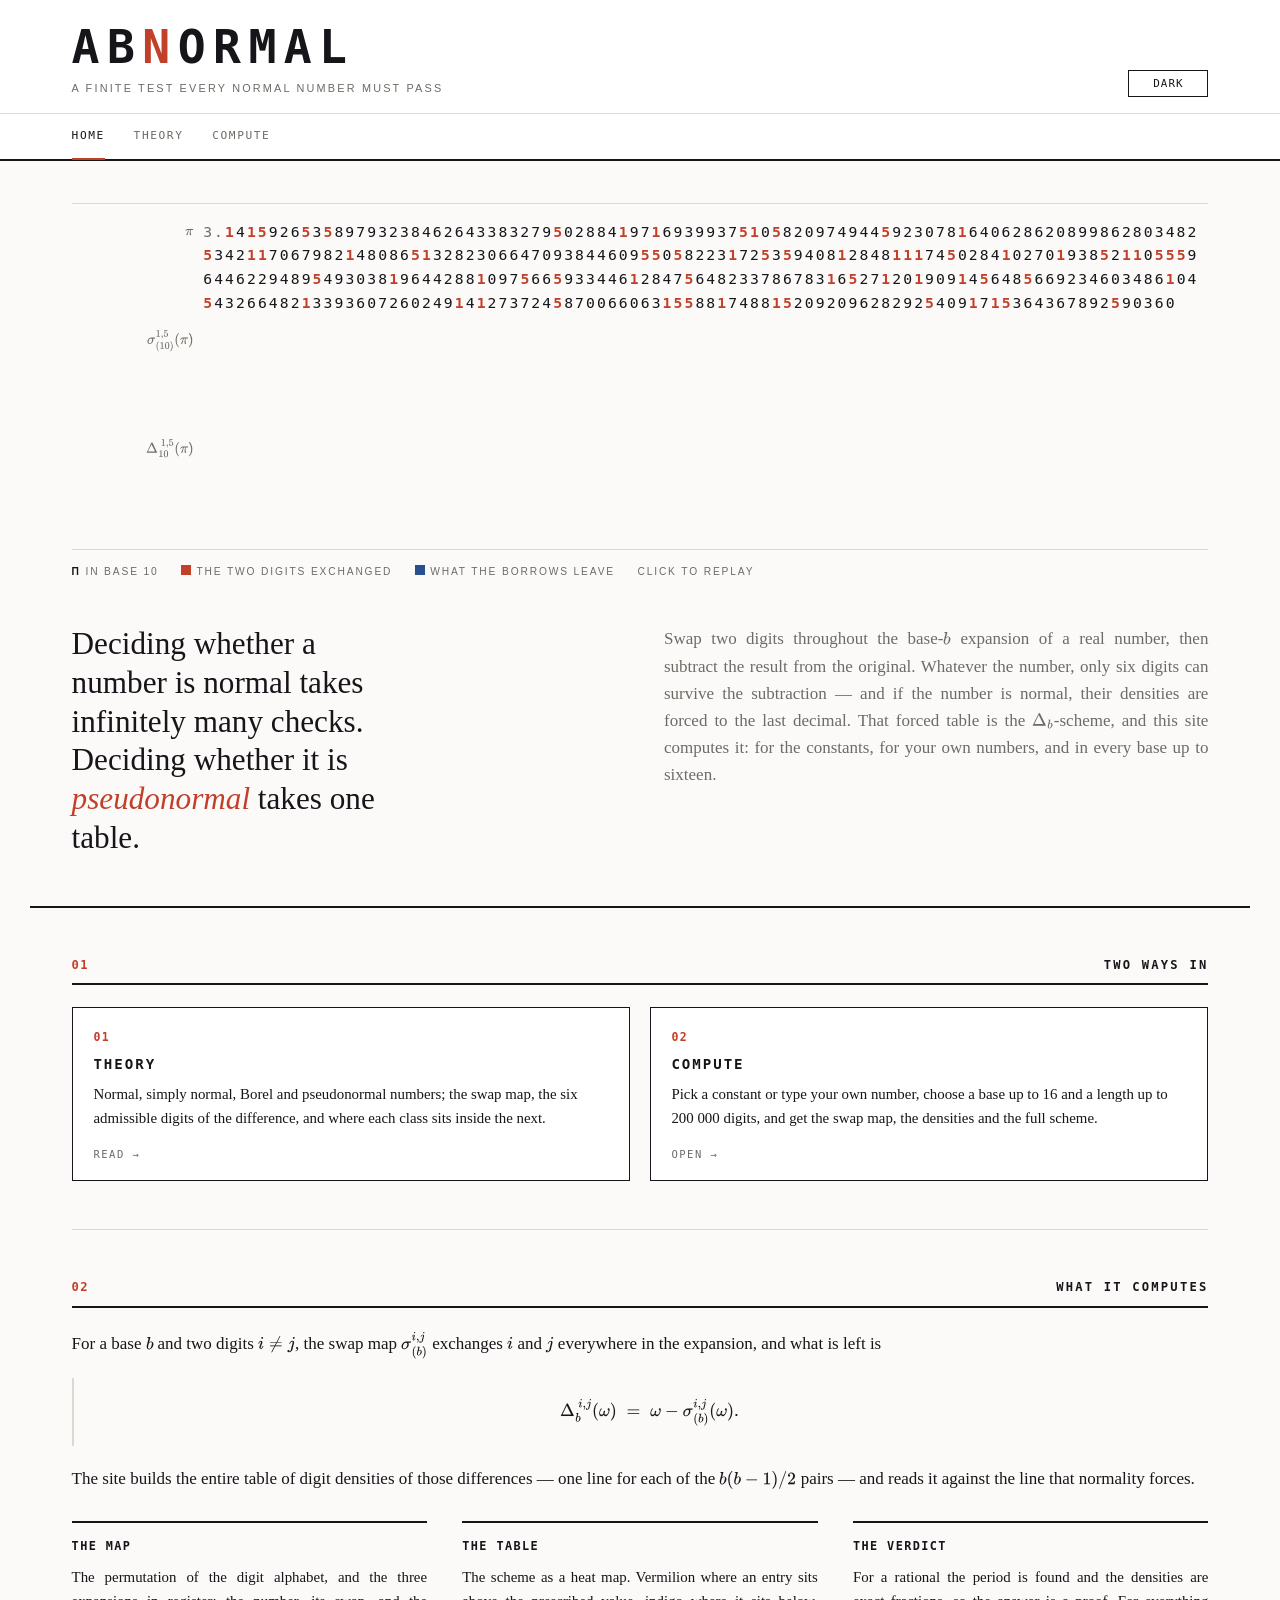
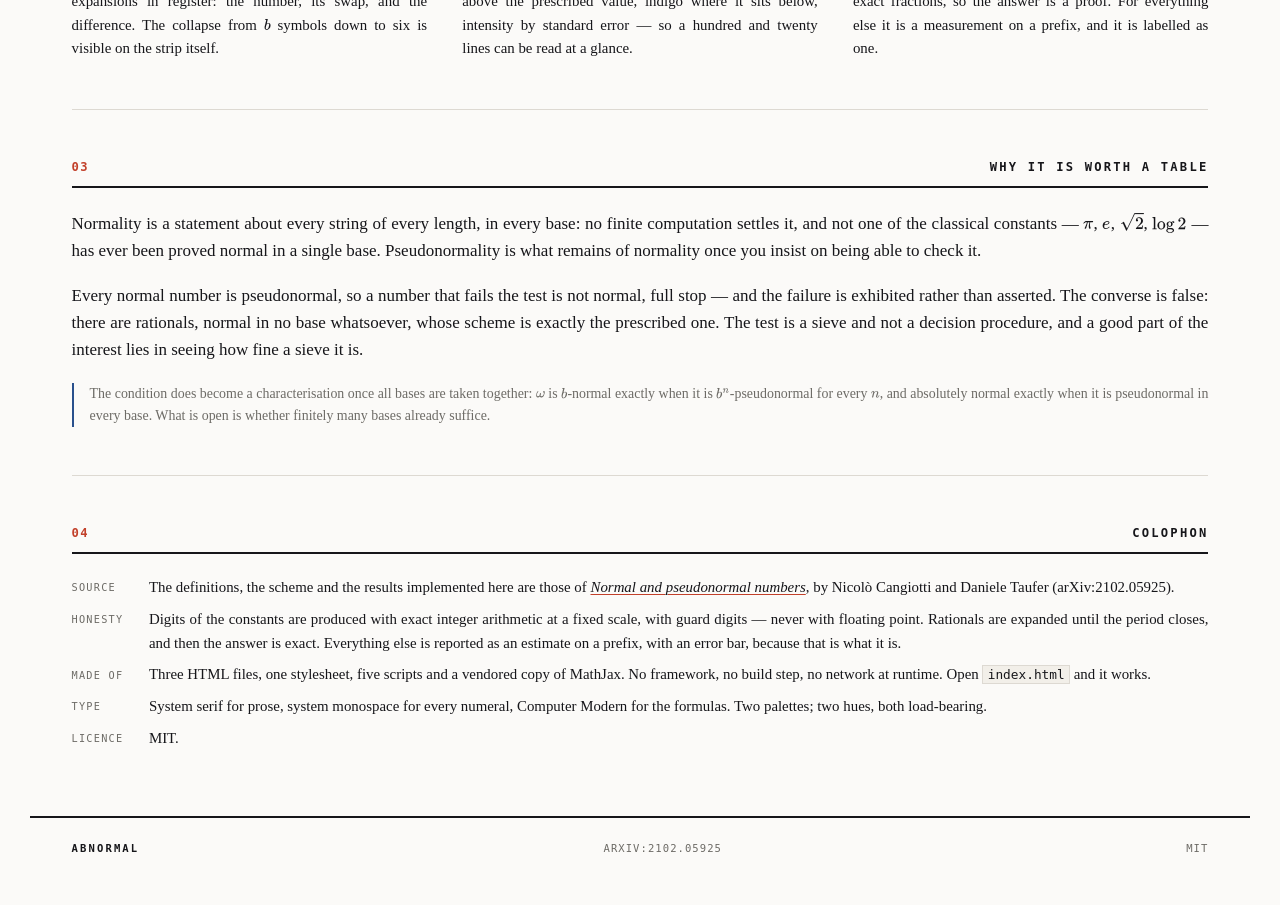
<file: index.html>
<!doctype html>
<html lang="en" data-theme="light">
<head>
<meta charset="utf-8">
<meta name="viewport" content="width=device-width, initial-scale=1">
<title>ABNORMAL</title>
<meta name="description" content="Compute the Δ_b-scheme of a real number in any base up to 16 and test it for pseudonormality: a finitely checkable necessary condition for normality.">
<link rel="icon" href="data:image/svg+xml;utf8,<svg xmlns='http://www.w3.org/2000/svg' viewBox='0 0 64 64'><rect width='64' height='64' fill='%2316161a'/><path d='M26 13 L45 46 H7 Z' fill='none' stroke='%23c2402a' stroke-width='5' stroke-linejoin='round'/><text x='43' y='57' font-family='Georgia,serif' font-style='italic' font-size='24' fill='%23fbfaf8'>b</text></svg>">
<link rel="stylesheet" href="assets/css/abnormal.css?v=8">
<script>document.documentElement.dataset.theme = (function(){try{return localStorage.getItem('abnormal-theme')||'light'}catch(e){return 'light'}})();</script>
<script>
  window.MathJax = {
    tex: { inlineMath: [['\\(', '\\)']], displayMath: [['\\[', '\\]']] },
    svg: { fontCache: 'global' },
    options: { menuOptions: { settings: { inTabOrder: false } } },
  };
</script>
</head>
<body class="page-home">

<header class="masthead">
  <div class="masthead-inner">
    <div class="brand">
      <h1 class="wordmark" data-mark="2">ABNORMAL</h1>
      <p class="expand">a finite test every normal number must pass</p>
    </div>
    <div class="toggles">
      <button id="themeBtn" class="toggle" type="button">dark</button>
    </div>
  </div>
  <nav class="nav">
    <div class="nav-inner">
      <a href="index.html">Home</a>
      <a href="theory.html">Theory</a>
      <a href="compute.html">Compute</a>
    </div>
  </nav>
</header>

<section class="hero">
  <div id="hero"></div>
  <p class="hero-caption">
    <span><b>π</b> in base 10</span>
    <span><span class="key hot"></span>the two digits exchanged</span>
    <span><span class="key cool"></span>what the borrows leave</span>
    <span class="dim">click to replay</span>
  </p>
</section>

<div class="lede">
  <p class="lede-1">Deciding whether a number is normal takes infinitely many checks. Deciding whether it is <em>pseudonormal</em> takes one table.</p>
  <p class="lede-2">Swap two digits throughout the base-\(b\) expansion of a real number, then subtract the result from the original. Whatever the number, only six digits can survive the subtraction — and if the number is normal, their densities are forced to the last decimal. That forced table is the \(\Delta_b\)-scheme, and this site computes it: for the constants, for your own numbers, and in every base up to sixteen.</p>
</div>

<main>

  <section class="block">
    <h2 data-n="01">Two ways in</h2>
    <div class="doors">
      <a class="door" href="theory.html">
        <span class="door-num">01</span>
        <h2>Theory</h2>
        <p>Normal, simply normal, Borel and pseudonormal numbers; the swap map, the six admissible digits of the difference, and where each class sits inside the next.</p>
        <span class="door-go">Read →</span>
      </a>
      <a class="door" href="compute.html">
        <span class="door-num">02</span>
        <h2>Compute</h2>
        <p>Pick a constant or type your own number, choose a base up to 16 and a length up to 200 000 digits, and get the swap map, the densities and the full scheme.</p>
        <span class="door-go">Open →</span>
      </a>
    </div>
  </section>

  <section class="block">
    <h2 data-n="02">What it computes</h2>
    <p class="lead">For a base \(b\) and two digits \(i \neq j\), the swap map \(\sigma^{i,j}_{(b)}\) exchanges \(i\) and \(j\) everywhere in the expansion, and what is left is</p>
    <div class="eqbox">\[ \Delta_b^{\,i,j}(\omega) \;=\; \omega - \sigma^{i,j}_{(b)}(\omega). \]</div>
    <p>The site builds the entire table of digit densities of those differences — one line for each of the \(b(b-1)/2\) pairs — and reads it against the line that normality forces.</p>
    <div class="triptych">
      <article>
        <h3>The map</h3>
        <p>The permutation of the digit alphabet, and the three expansions in register: the number, its swap, and the difference. The collapse from \(b\) symbols down to six is visible on the strip itself.</p>
      </article>
      <article>
        <h3>The table</h3>
        <p>The scheme as a heat map. Vermilion where an entry sits above the prescribed value, indigo where it sits below, intensity by standard error — so a hundred and twenty lines can be read at a glance.</p>
      </article>
      <article>
        <h3>The verdict</h3>
        <p>For a rational the period is found and the densities are exact fractions, so the answer is a proof. For everything else it is a measurement on a prefix, and it is labelled as one.</p>
      </article>
    </div>
  </section>

  <section class="block">
    <h2 data-n="03">Why it is worth a table</h2>
    <p class="lead">Normality is a statement about every string of every length, in every base: no finite computation settles it, and not one of the classical constants — \(\pi\), \(e\), \(\sqrt{2}\), \(\log 2\) — has ever been proved normal in a single base. Pseudonormality is what remains of normality once you insist on being able to check it.</p>
    <p>Every normal number is pseudonormal, so a number that fails the test is not normal, full stop — and the failure is exhibited rather than asserted. The converse is false: there are rationals, normal in no base whatsoever, whose scheme is exactly the prescribed one. The test is a sieve and not a decision procedure, and a good part of the interest lies in seeing how fine a sieve it is.</p>
    <p class="aside">The condition does become a characterisation once all bases are taken together: \(\omega\) is \(b\)-normal exactly when it is \(b^{n}\)-pseudonormal for every \(n\), and absolutely normal exactly when it is pseudonormal in every base. What is open is whether finitely many bases already suffice.</p>
  </section>

  <section class="block" id="colophon">
    <h2 data-n="04">Colophon</h2>
    <dl class="colophon">
      <dt>Source</dt>
      <dd>The definitions, the scheme and the results implemented here are those of <a href="https://arxiv.org/abs/2102.05925"><em>Normal and pseudonormal numbers</em></a>, by Nicolò Cangiotti and Daniele Taufer (arXiv:2102.05925).</dd>
      <dt>Honesty</dt>
      <dd>Digits of the constants are produced with exact integer arithmetic at a fixed scale, with guard digits — never with floating point. Rationals are expanded until the period closes, and then the answer is exact. Everything else is reported as an estimate on a prefix, with an error bar, because that is what it is.</dd>
      <dt>Made of</dt>
      <dd>Three HTML files, one stylesheet, five scripts and a vendored copy of MathJax. No framework, no build step, no network at runtime. Open <code>index.html</code> and it works.</dd>
      <dt>Type</dt>
      <dd>System serif for prose, system monospace for every numeral, Computer Modern for the formulas. Two palettes; two hues, both load-bearing.</dd>
      <dt>Licence</dt>
      <dd>MIT.</dd>
    </dl>
  </section>

</main>

<footer>
  <span class="fmark">ABNORMAL</span>
  <span><a href="https://arxiv.org/abs/2102.05925">arXiv:2102.05925</a></span>
  <span>MIT</span>
</footer>

<script src="assets/js/shell.js?v=8"></script>
<script id="MathJax-script" src="assets/vendor/tex-svg.js"></script>
<script src="assets/js/hero.js?v=8"></script>
<script>
  PAGE.onTheme = () => initHero(document.getElementById('hero'));
  document.addEventListener('DOMContentLoaded', () => {
    bootShell();
    initHero(document.getElementById('hero'));
    let rt;
    window.addEventListener('resize', () => {
      clearTimeout(rt);
      rt = setTimeout(() => initHero(document.getElementById('hero')), 200);
    });
  });
</script>
</body>
</html>
</file>
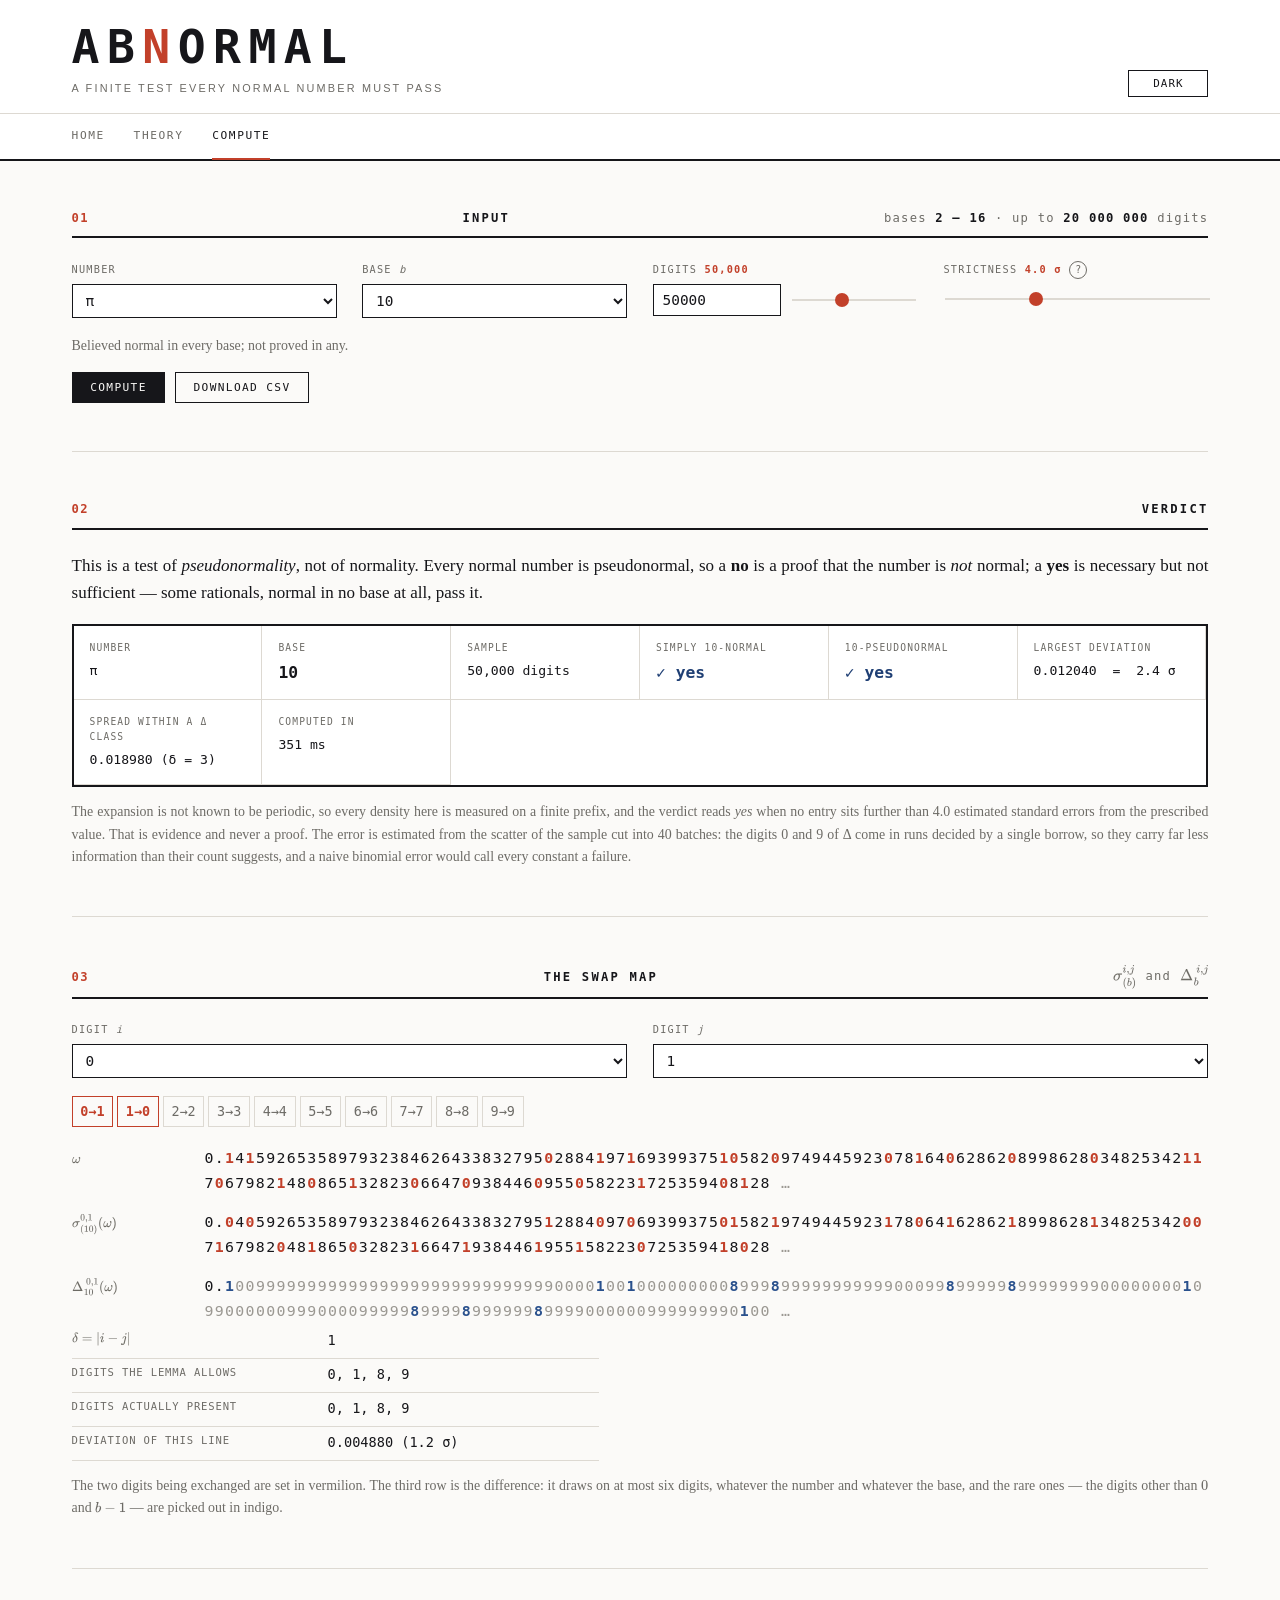
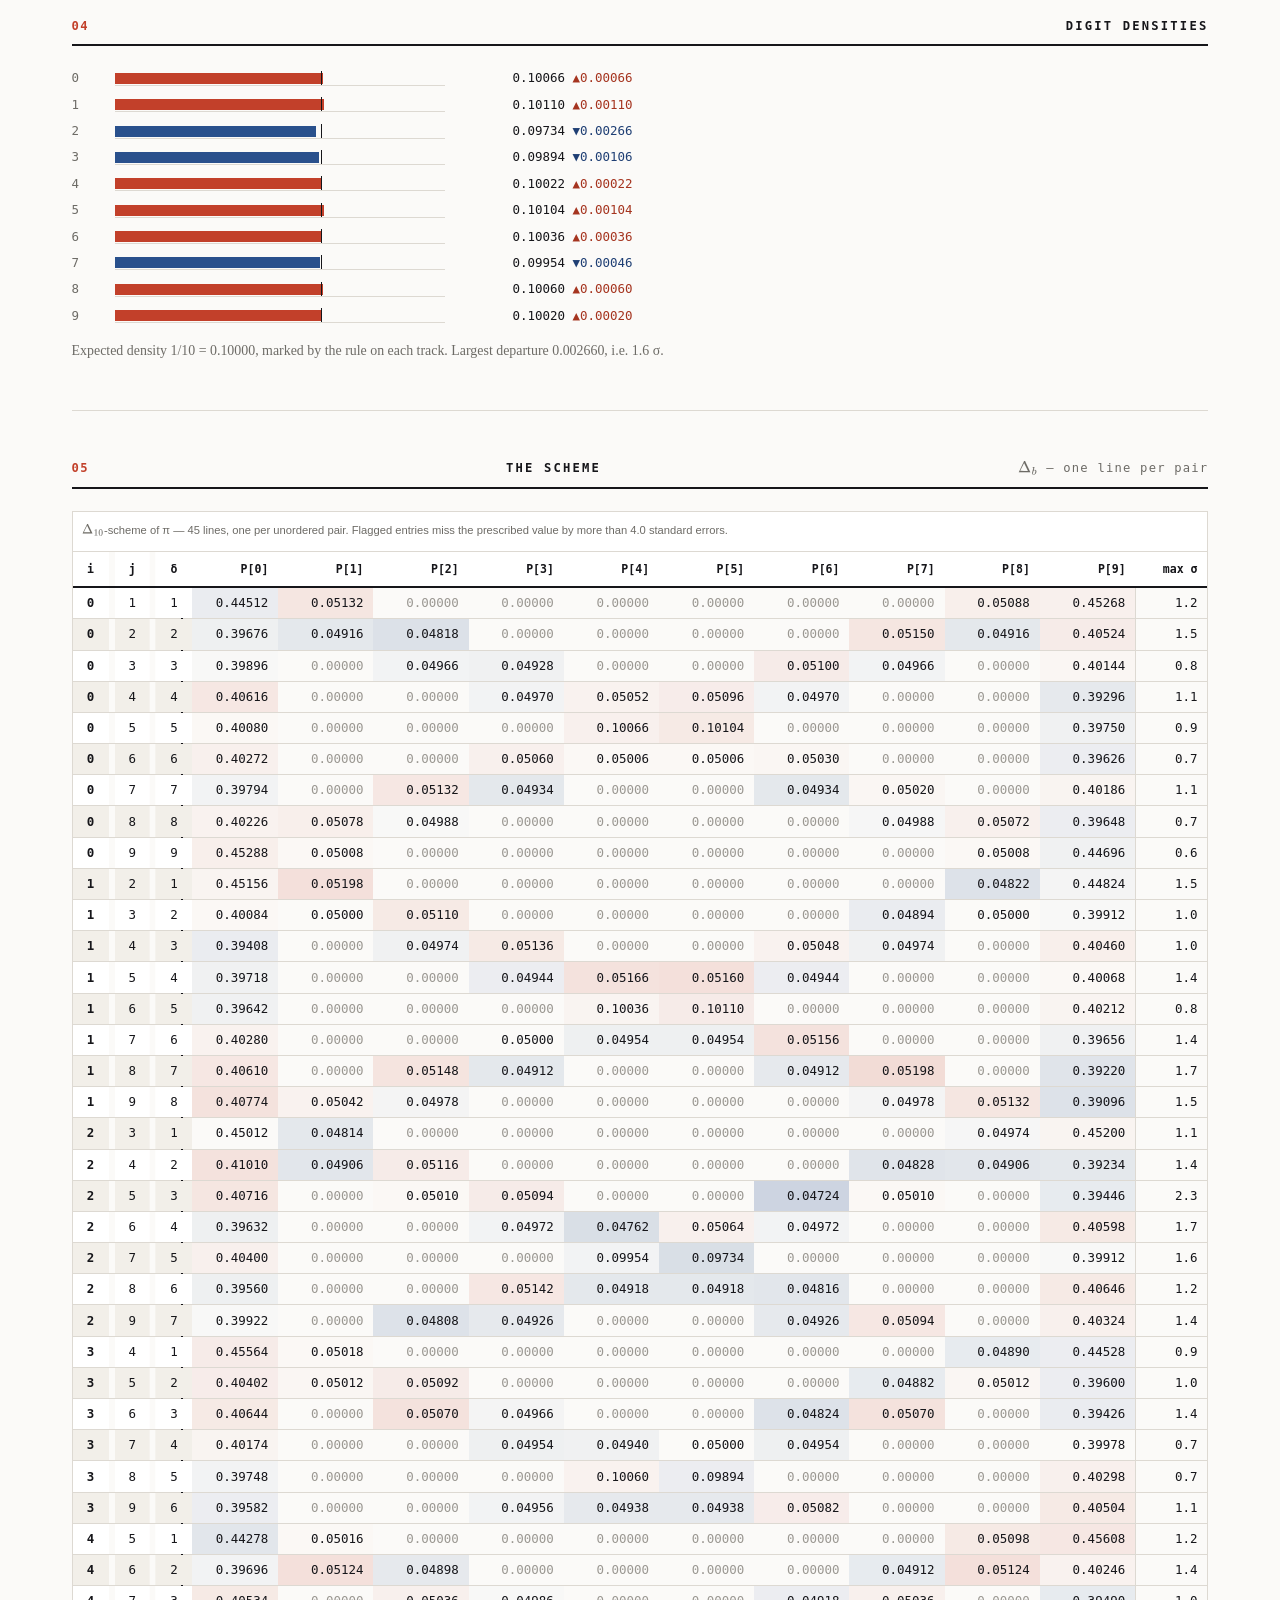
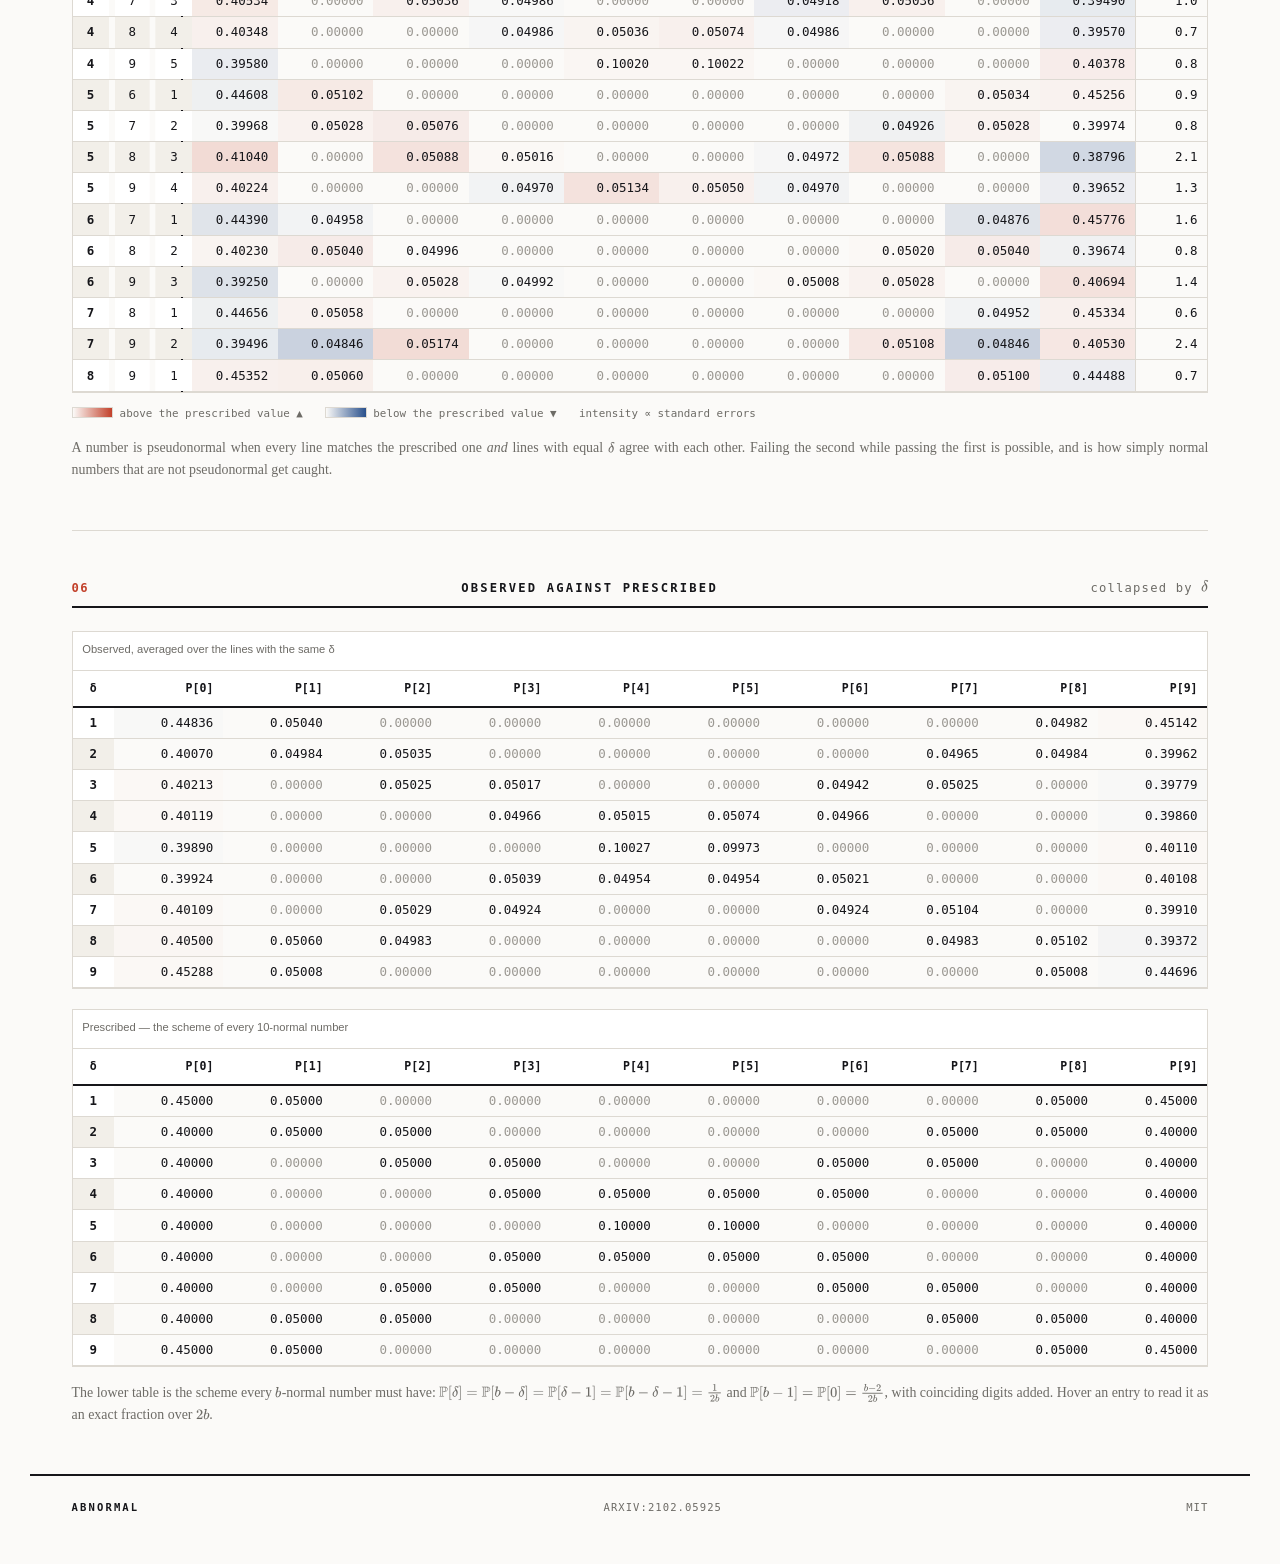
<file: compute.html>
<!doctype html>
<html lang="en" data-theme="light">
<head>
<meta charset="utf-8">
<meta name="viewport" content="width=device-width, initial-scale=1">
<title>ABNORMAL</title>
<meta name="description" content="Compute the swap map, the digit densities and the full Δ_b-scheme of a real number in any base from 2 to 16, up to 20 million digits.">
<link rel="icon" href="data:image/svg+xml;utf8,<svg xmlns='http://www.w3.org/2000/svg' viewBox='0 0 64 64'><rect width='64' height='64' fill='%2316161a'/><path d='M26 13 L45 46 H7 Z' fill='none' stroke='%23c2402a' stroke-width='5' stroke-linejoin='round'/><text x='43' y='57' font-family='Georgia,serif' font-style='italic' font-size='24' fill='%23fbfaf8'>b</text></svg>">
<link rel="stylesheet" href="assets/css/abnormal.css?v=8">
<script>document.documentElement.dataset.theme = (function(){try{return localStorage.getItem('abnormal-theme')||'light'}catch(e){return 'light'}})();</script>
<script>
  window.MathJax = {
    tex: { inlineMath: [['\\(', '\\)']], displayMath: [['\\[', '\\]']] },
    svg: { fontCache: 'global' },
    options: { menuOptions: { settings: { inTabOrder: false } } },
  };
</script>
</head>
<body class="page-compute">

<header class="masthead">
  <div class="masthead-inner">
    <div class="brand">
      <h1 class="wordmark" data-mark="2"><a href="index.html">ABNORMAL</a></h1>
      <p class="expand">a finite test every normal number must pass</p>
    </div>
    <div class="toggles">
      <button id="themeBtn" class="toggle" type="button">dark</button>
    </div>
  </div>
  <nav class="nav">
    <div class="nav-inner">
      <a href="index.html">Home</a>
      <a href="theory.html">Theory</a>
      <a href="compute.html">Compute</a>
    </div>
  </nav>
</header>

<main>

  <section class="block">
    <h2 data-n="01">Input <span class="tag">bases <b>2 – 16</b> · up to <b>20 000 000</b> digits</span></h2>

    <div class="controls">
      <div class="ctrl">
        <label for="source">Number</label>
        <select id="source"></select>
      </div>
      <div class="ctrl">
        <label for="base">Base <i>b</i></label>
        <select id="base"></select>
      </div>
      <div class="ctrl">
        <label for="digits">Digits <span class="echo" id="digitsEcho"></span></label>
        <div class="inline">
          <input type="number" id="digits" value="50000" min="200" max="20000000" step="1000">
          <input type="range" id="digitsSlider" class="slider" min="0" max="1000" step="1" value="0">
        </div>
      </div>
      <div class="ctrl">
        <label for="zmax">Strictness <span class="echo" id="zEcho"></span>
          <button type="button" class="qmark" id="zHelpBtn" aria-expanded="false" aria-controls="zHelp" title="What is this?">?</button>
        </label>
        <input type="range" id="zmax" class="slider" min="4" max="16" step="1" value="8">
      </div>
    </div>

    <p class="help-pop" id="zHelp" hidden>
      <b>Strictness</b> is the tolerance of the verdict, in standard errors (σ). On a
      finite prefix each density is only measured, so it never lands exactly on the
      prescribed value; the run is called pseudonormal when no entry sits further than
      this many σ from where it should be. Lower is more forgiving, higher is more
      suspicious. It only affects measured (non-periodic) numbers — for a rational the
      whole period is known and the check is exact, so the slider does nothing.
    </p>

    <div class="custom-panel" id="customWrap" hidden>
      <span class="phead">Your own number</span>
      <div class="controls">
        <div class="ctrl">
          <label for="customKind">Read it as</label>
          <select id="customKind">
            <option value="rational">Fraction p/q</option>
            <option value="digits">Digit string</option>
          </select>
        </div>
        <div class="ctrl span2">
          <label for="customText">Value</label>
          <textarea id="customText" spellcheck="false"></textarea>
        </div>
        <div class="ctrl" id="cyclicWrap" hidden>
          <label for="customCyclic">Repeating</label>
          <div class="inline">
            <input type="checkbox" id="customCyclic" style="width:auto">
            <span class="help" style="margin:0">treat the string as one period — makes the answer exact</span>
          </div>
        </div>
      </div>
    </div>

    <p class="help" id="sourceNote"></p>
    <p class="help" id="slowNote" style="color:var(--hot-ink)"></p>

    <div class="row-actions">
      <button class="btn" id="run" type="button">compute</button>
      <button class="btn ghost" id="csv" type="button">download csv</button>
    </div>

    <div class="progress" id="progress" hidden>
      <div class="progress-track"><div class="progress-fill" id="progressFill"></div></div>
      <div class="progress-line"><span id="progressLabel"></span><b id="progressPct">0%</b></div>
    </div>

    <p class="notice" id="notice"></p>
  </section>

  <div id="results" hidden>

    <section class="block">
      <h2 data-n="02">Verdict</h2>
      <p class="lead">This is a test of <em>pseudonormality</em>, not of normality. Every normal number is pseudonormal, so a <b>no</b> is a proof that the number is <em>not</em> normal; a <b>yes</b> is necessary but not sufficient — some rationals, normal in no base at all, pass it.</p>
      <div class="verdict" id="verdict"></div>
      <p class="help" id="verdictNote"></p>
    </section>

    <section class="block">
      <h2 data-n="03">The swap map <span class="tag">\(\sigma^{i,j}_{(b)}\) and \(\Delta_b^{\,i,j}\)</span></h2>
      <div class="controls">
        <div class="ctrl">
          <label for="pairI">Digit <i>i</i></label>
          <select id="pairI"></select>
        </div>
        <div class="ctrl">
          <label for="pairJ">Digit <i>j</i></label>
          <select id="pairJ"></select>
        </div>
      </div>
      <div class="permrow" id="perm"></div>
      <div class="strips" id="strips"></div>
      <div id="swapMeta"></div>
      <p class="help">The two digits being exchanged are set in vermilion. The third row is the difference: it draws on at most six digits, whatever the number and whatever the base, and the rare ones — the digits other than \(0\) and \(b-1\) — are picked out in indigo.</p>
    </section>

    <section class="block">
      <h2 data-n="04">Digit densities</h2>
      <div class="bars" id="bars"></div>
      <p class="help" id="freqNote"></p>
    </section>

    <section class="block">
      <h2 data-n="05">The scheme <span class="tag">\(\Delta_b\) — one line per pair</span></h2>
      <div class="tablewrap"><table class="grid" id="schemeTable"></table></div>
      <div class="legend">
        <span><span class="swatch hot"></span>above the prescribed value ▲</span>
        <span><span class="swatch cool"></span>below the prescribed value ▼</span>
        <span>intensity ∝ standard errors</span>
      </div>
      <p class="help">A number is pseudonormal when every line matches the prescribed one <em>and</em> lines with equal \(\delta\) agree with each other. Failing the second while passing the first is possible, and is how simply normal numbers that are not pseudonormal get caught.</p>
    </section>

    <section class="block">
      <h2 data-n="06">Observed against prescribed <span class="tag">collapsed by \(\delta\)</span></h2>
      <div class="tablewrap"><table class="grid" id="deltaObs"></table></div>
      <div class="tablewrap" style="margin-top:1.2rem"><table class="grid" id="deltaExp"></table></div>
      <p class="help">The lower table is the scheme every \(b\)-normal number must have: \(\mathbb{P}[\delta] = \mathbb{P}[b-\delta] = \mathbb{P}[\delta-1] = \mathbb{P}[b-\delta-1] = \tfrac{1}{2b}\) and \(\mathbb{P}[b-1] = \mathbb{P}[0] = \tfrac{b-2}{2b}\), with coinciding digits added. Hover an entry to read it as an exact fraction over \(2b\).</p>
    </section>

  </div>

</main>

<footer>
  <span class="fmark">ABNORMAL</span>
  <span><a href="https://arxiv.org/abs/2102.05925">arXiv:2102.05925</a></span>
  <span>MIT</span>
</footer>

<script src="assets/js/shell.js?v=8"></script>
<script id="MathJax-script" src="assets/vendor/tex-svg.js"></script>
<script src="assets/js/bignum.js?v=8"></script>
<script src="assets/js/library.js?v=8"></script>
<script src="assets/js/scheme.js?v=8"></script>
<script src="assets/js/compute.js?v=8"></script>
</body>
</html>
</file>
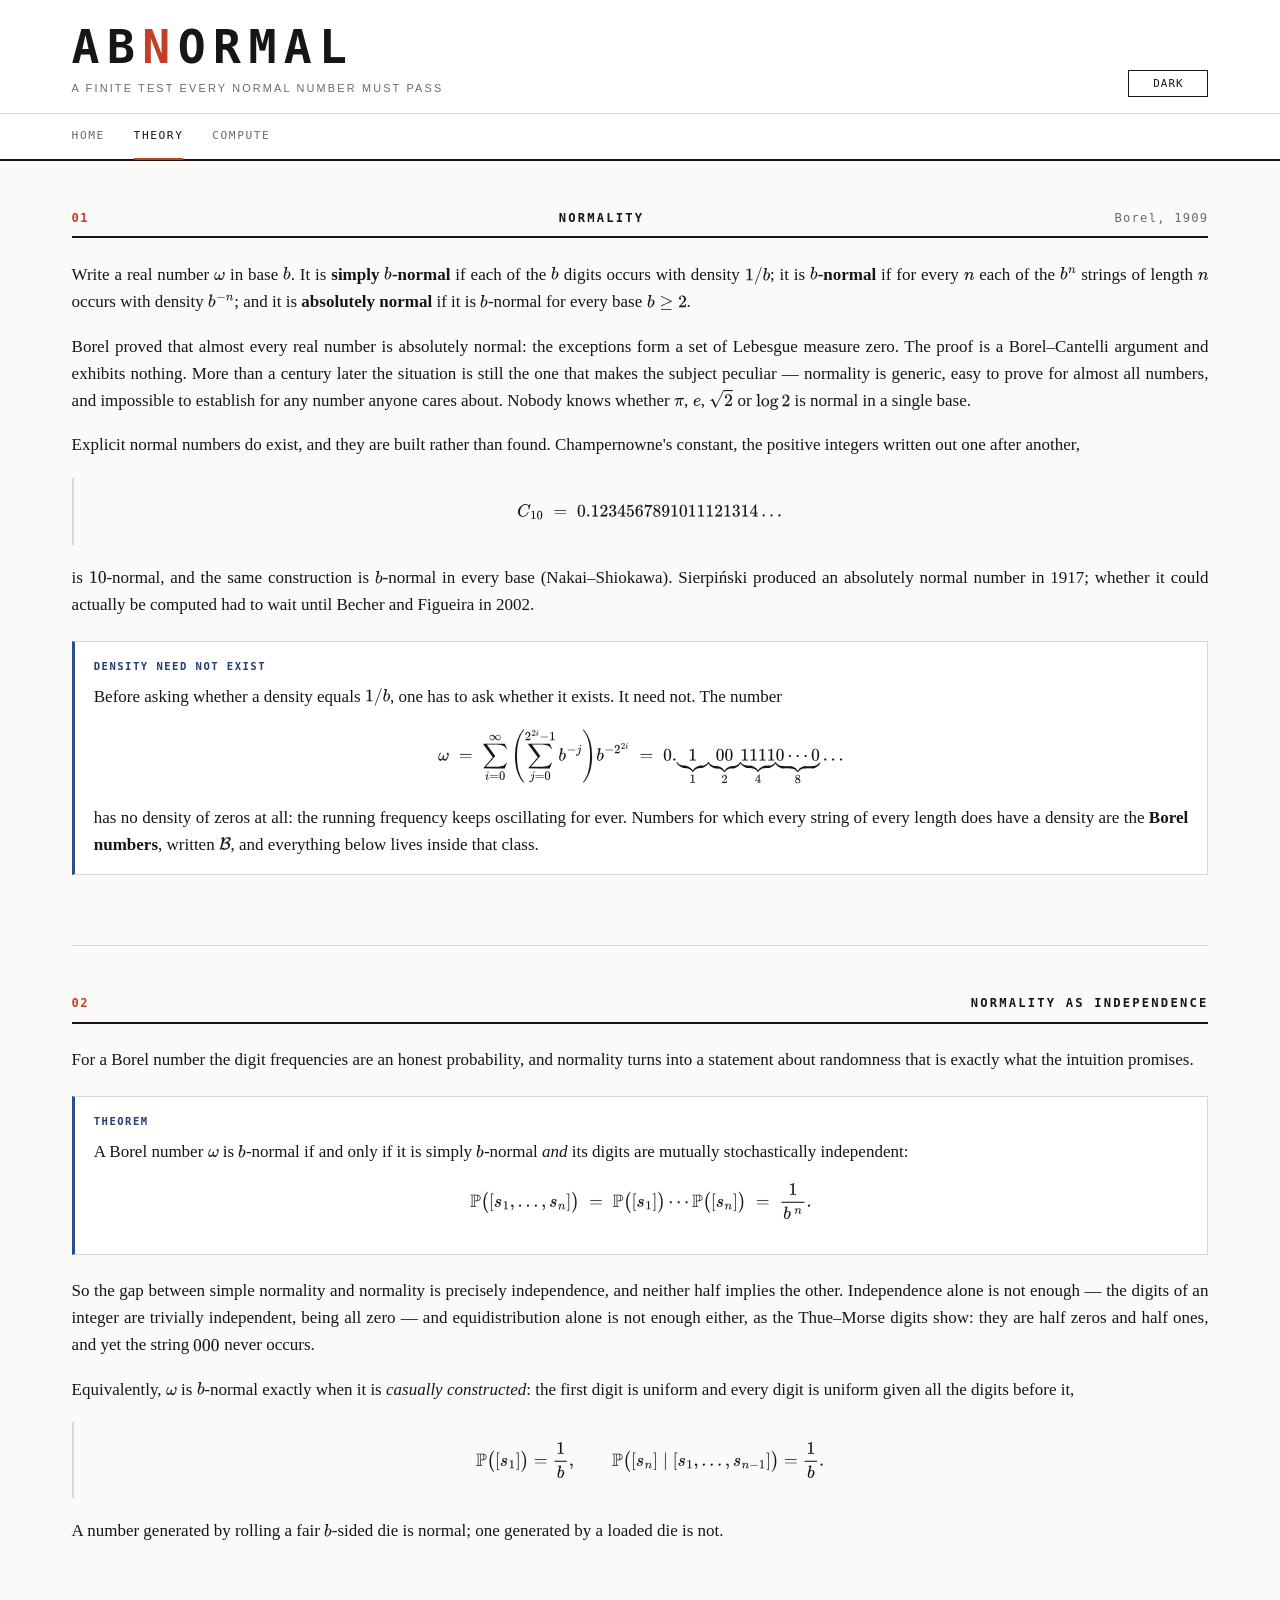
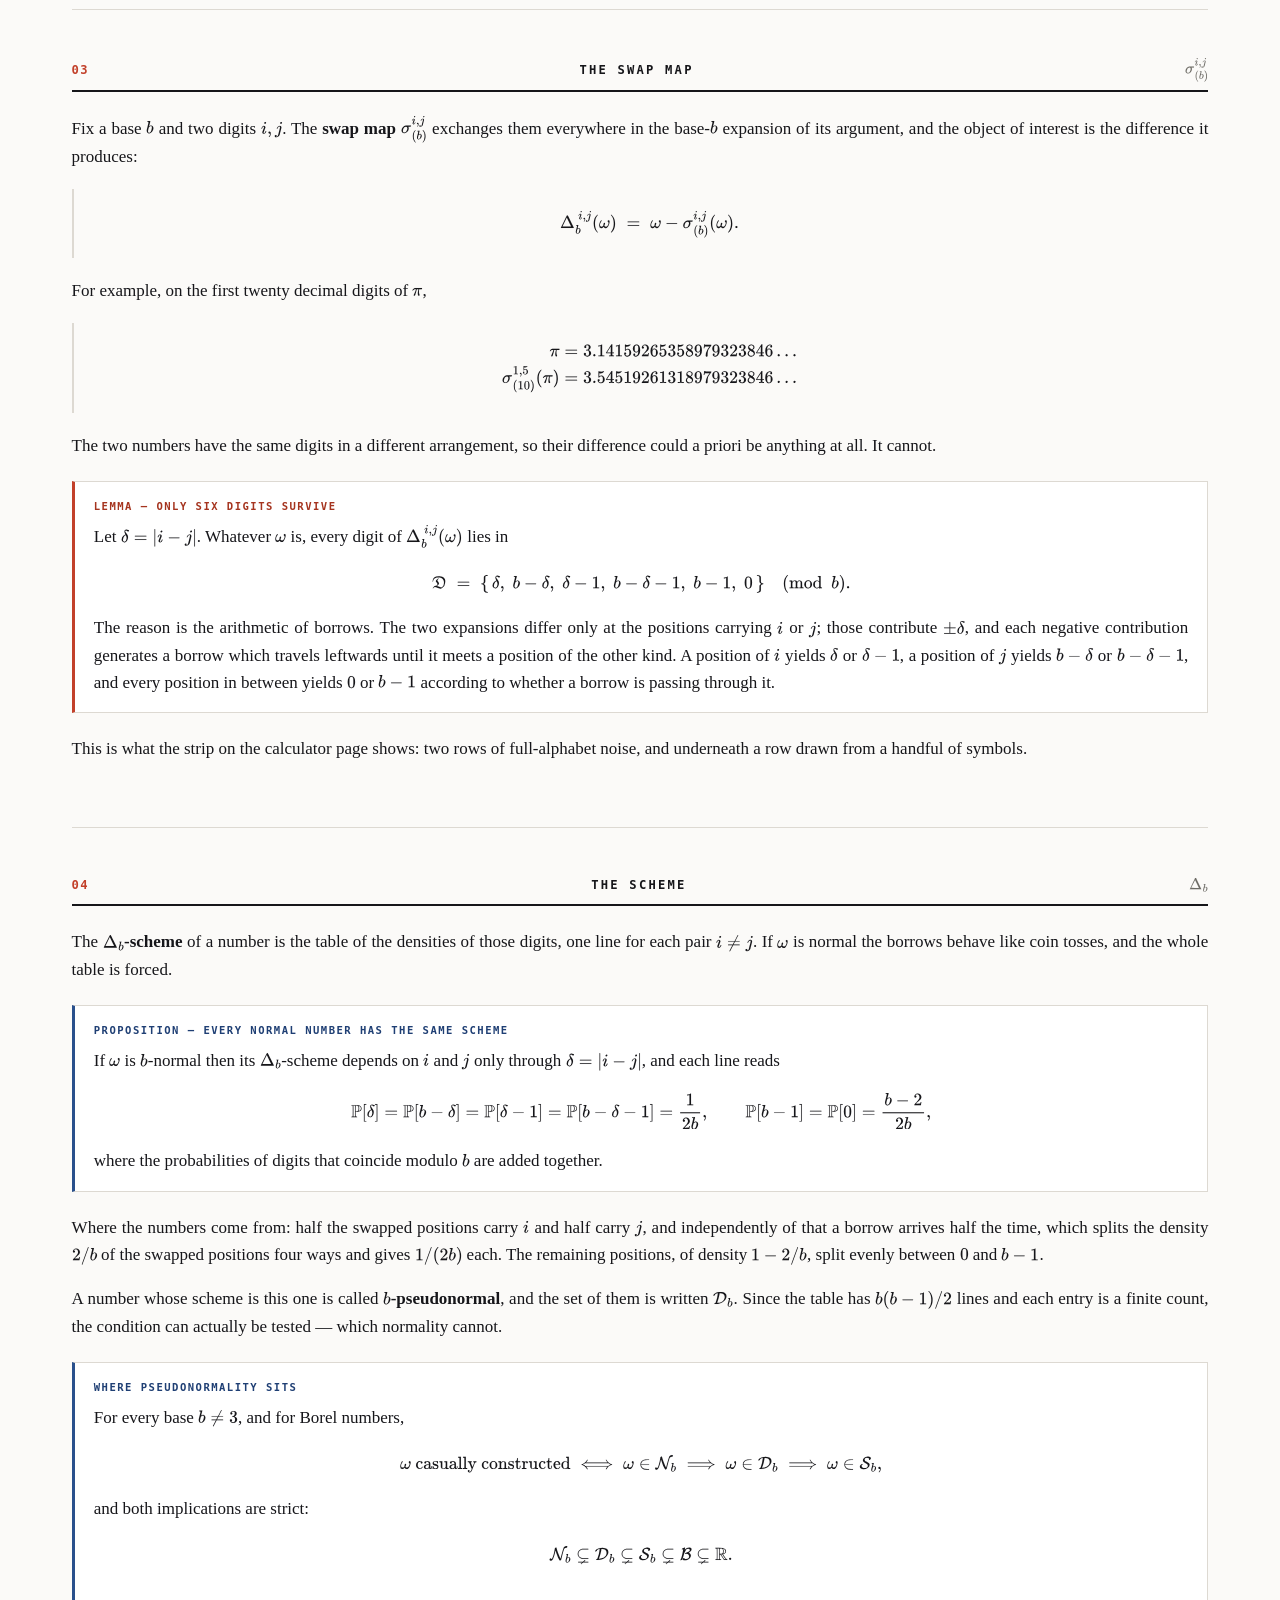
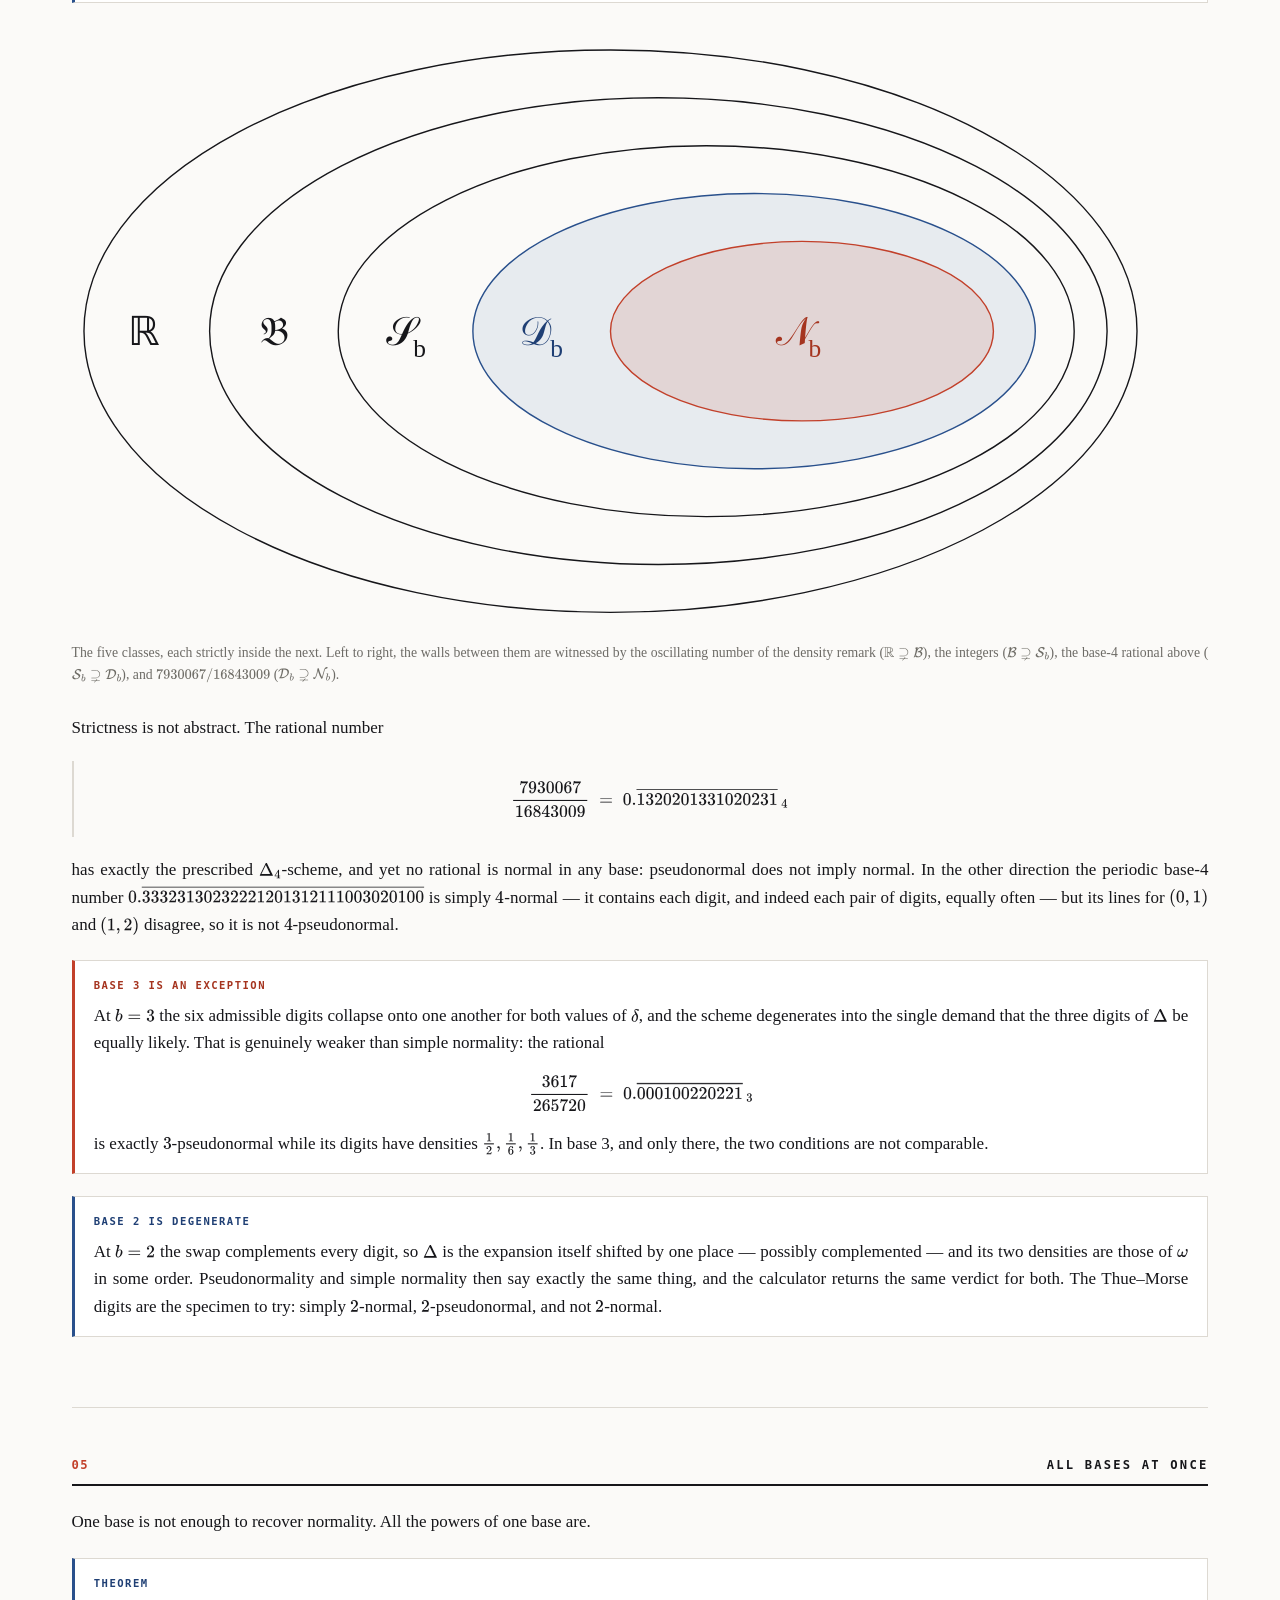
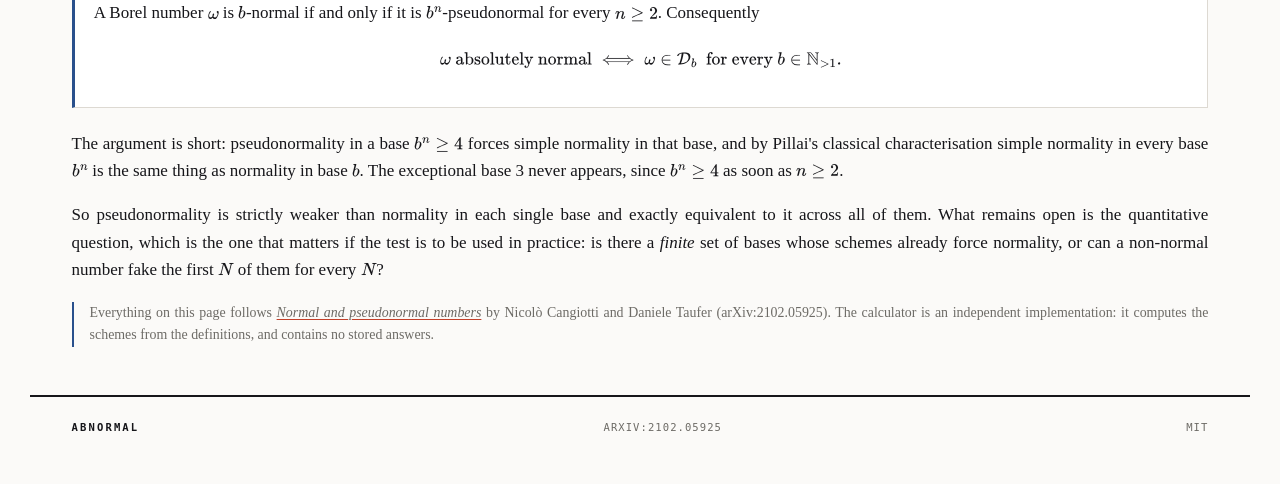
<file: theory.html>
<!doctype html>
<html lang="en" data-theme="light">
<head>
<meta charset="utf-8">
<meta name="viewport" content="width=device-width, initial-scale=1">
<title>ABNORMAL</title>
<meta name="description" content="Normal, simply normal, Borel and pseudonormal numbers: the swap map, the six admissible digits of the difference, and the Δ_b-scheme.">
<link rel="icon" href="data:image/svg+xml;utf8,<svg xmlns='http://www.w3.org/2000/svg' viewBox='0 0 64 64'><rect width='64' height='64' fill='%2316161a'/><path d='M26 13 L45 46 H7 Z' fill='none' stroke='%23c2402a' stroke-width='5' stroke-linejoin='round'/><text x='43' y='57' font-family='Georgia,serif' font-style='italic' font-size='24' fill='%23fbfaf8'>b</text></svg>">
<link rel="stylesheet" href="assets/css/abnormal.css?v=8">
<script>document.documentElement.dataset.theme = (function(){try{return localStorage.getItem('abnormal-theme')||'light'}catch(e){return 'light'}})();</script>
<script>
  window.MathJax = {
    tex: { inlineMath: [['\\(', '\\)']], displayMath: [['\\[', '\\]']] },
    svg: { fontCache: 'global' },
    options: { menuOptions: { settings: { inTabOrder: false } } },
  };
</script>
</head>
<body class="page-theory">

<header class="masthead">
  <div class="masthead-inner">
    <div class="brand">
      <h1 class="wordmark" data-mark="2"><a href="index.html">ABNORMAL</a></h1>
      <p class="expand">a finite test every normal number must pass</p>
    </div>
    <div class="toggles">
      <button id="themeBtn" class="toggle" type="button">dark</button>
    </div>
  </div>
  <nav class="nav">
    <div class="nav-inner">
      <a href="index.html">Home</a>
      <a href="theory.html">Theory</a>
      <a href="compute.html">Compute</a>
    </div>
  </nav>
</header>

<main>

  <section class="block">
    <h2 data-n="01">Normality <span class="tag">Borel, 1909</span></h2>

    <p class="lead">Write a real number \(\omega\) in base \(b\). It is <b>simply \(b\)-normal</b> if each of the \(b\) digits occurs with density \(1/b\); it is <b>\(b\)-normal</b> if for every \(n\) each of the \(b^{n}\) strings of length \(n\) occurs with density \(b^{-n}\); and it is <b>absolutely normal</b> if it is \(b\)-normal for every base \(b \geq 2\).</p>

    <p>Borel proved that almost every real number is absolutely normal: the exceptions form a set of Lebesgue measure zero. The proof is a Borel–Cantelli argument and exhibits nothing. More than a century later the situation is still the one that makes the subject peculiar — normality is generic, easy to prove for almost all numbers, and impossible to establish for any number anyone cares about. Nobody knows whether \(\pi\), \(e\), \(\sqrt{2}\) or \(\log 2\) is normal in a single base.</p>

    <p>Explicit normal numbers do exist, and they are built rather than found. Champernowne's constant, the positive integers written out one after another,</p>

    <div class="eqbox">\[ C_{10} \;=\; 0.1234567891011121314\ldots \]</div>

    <p>is \(10\)-normal, and the same construction is \(b\)-normal in every base (Nakai–Shiokawa). Sierpiński produced an absolutely normal number in 1917; whether it could actually be computed had to wait until Becher and Figueira in 2002.</p>

    <div class="thm">
      <span class="head">Density need not exist</span>
      <p>Before asking whether a density equals \(1/b\), one has to ask whether it exists. It need not. The number</p>
      \[ \omega \;=\; \sum_{i=0}^{\infty}\left(\sum_{j=0}^{2^{2i}-1} b^{-j}\right) b^{-2^{2i}} \;=\; 0.\underbrace{1}_{1}\underbrace{00}_{2}\underbrace{1111}_{4}\underbrace{0\cdots0}_{8}\ldots \]
      <p>has no density of zeros at all: the running frequency keeps oscillating for ever. Numbers for which every string of every length does have a density are the <b>Borel numbers</b>, written \(\mathcal{B}\), and everything below lives inside that class.</p>
    </div>
  </section>

  <section class="block">
    <h2 data-n="02">Normality as independence</h2>

    <p class="lead">For a Borel number the digit frequencies are an honest probability, and normality turns into a statement about randomness that is exactly what the intuition promises.</p>

    <div class="thm">
      <span class="head">Theorem</span>
      <p>A Borel number \(\omega\) is \(b\)-normal if and only if it is simply \(b\)-normal <em>and</em> its digits are mutually stochastically independent:</p>
      \[ \mathbb{P}\big([s_1,\ldots,s_n]\big) \;=\; \mathbb{P}\big([s_1]\big)\cdots\mathbb{P}\big([s_n]\big) \;=\; \frac{1}{b^{\,n}} . \]
    </div>

    <p>So the gap between simple normality and normality is precisely independence, and neither half implies the other. Independence alone is not enough — the digits of an integer are trivially independent, being all zero — and equidistribution alone is not enough either, as the Thue–Morse digits show: they are half zeros and half ones, and yet the string \(000\) never occurs.</p>

    <p>Equivalently, \(\omega\) is \(b\)-normal exactly when it is <em>casually constructed</em>: the first digit is uniform and every digit is uniform given all the digits before it,</p>

    <div class="eqbox">\[ \mathbb{P}\big([s_1]\big) = \frac{1}{b}, \qquad \mathbb{P}\big([s_n] \mid [s_1,\ldots,s_{n-1}]\big) = \frac{1}{b}. \]</div>

    <p>A number generated by rolling a fair \(b\)-sided die is normal; one generated by a loaded die is not.</p>
  </section>

  <section class="block">
    <h2 data-n="03">The swap map <span class="tag">\(\sigma^{i,j}_{(b)}\)</span></h2>

    <p class="lead">Fix a base \(b\) and two digits \(i, j\). The <b>swap map</b> \(\sigma^{i,j}_{(b)}\) exchanges them everywhere in the base-\(b\) expansion of its argument, and the object of interest is the difference it produces:</p>

    <div class="eqbox">\[ \Delta_b^{\,i,j}(\omega) \;=\; \omega - \sigma^{i,j}_{(b)}(\omega). \]</div>

    <p>For example, on the first twenty decimal digits of \(\pi\),</p>

    <div class="eqbox">\[ \begin{aligned}
      \pi &= 3.14159265358979323846\ldots \\
      \sigma^{1,5}_{(10)}(\pi) &= 3.54519261318979323846\ldots
    \end{aligned} \]</div>

    <p>The two numbers have the same digits in a different arrangement, so their difference could a priori be anything at all. It cannot.</p>

    <div class="thm hot">
      <span class="head">Lemma — only six digits survive</span>
      <p>Let \(\delta = |i-j|\). Whatever \(\omega\) is, every digit of \(\Delta_b^{\,i,j}(\omega)\) lies in</p>
      \[ \mathfrak{D} \;=\; \{\, \delta,\; b-\delta,\; \delta-1,\; b-\delta-1,\; b-1,\; 0 \,\} \pmod b . \]
      <p>The reason is the arithmetic of borrows. The two expansions differ only at the positions carrying \(i\) or \(j\); those contribute \(\pm\delta\), and each negative contribution generates a borrow which travels leftwards until it meets a position of the other kind. A position of \(i\) yields \(\delta\) or \(\delta-1\), a position of \(j\) yields \(b-\delta\) or \(b-\delta-1\), and every position in between yields \(0\) or \(b-1\) according to whether a borrow is passing through it.</p>
    </div>

    <p>This is what the strip on the calculator page shows: two rows of full-alphabet noise, and underneath a row drawn from a handful of symbols.</p>
  </section>

  <section class="block">
    <h2 data-n="04">The scheme <span class="tag">\(\Delta_b\)</span></h2>

    <p class="lead">The <b>\(\Delta_b\)-scheme</b> of a number is the table of the densities of those digits, one line for each pair \(i \neq j\). If \(\omega\) is normal the borrows behave like coin tosses, and the whole table is forced.</p>

    <div class="thm">
      <span class="head">Proposition — every normal number has the same scheme</span>
      <p>If \(\omega\) is \(b\)-normal then its \(\Delta_b\)-scheme depends on \(i\) and \(j\) only through \(\delta = |i-j|\), and each line reads</p>
      \[ \mathbb{P}[\delta] = \mathbb{P}[b-\delta] = \mathbb{P}[\delta-1] = \mathbb{P}[b-\delta-1] = \frac{1}{2b}, \qquad
         \mathbb{P}[b-1] = \mathbb{P}[0] = \frac{b-2}{2b}, \]
      <p>where the probabilities of digits that coincide modulo \(b\) are added together.</p>
    </div>

    <p>Where the numbers come from: half the swapped positions carry \(i\) and half carry \(j\), and independently of that a borrow arrives half the time, which splits the density \(2/b\) of the swapped positions four ways and gives \(1/(2b)\) each. The remaining positions, of density \(1 - 2/b\), split evenly between \(0\) and \(b-1\).</p>

    <p>A number whose scheme is this one is called <b>\(b\)-pseudonormal</b>, and the set of them is written \(\mathcal{D}_b\). Since the table has \(b(b-1)/2\) lines and each entry is a finite count, the condition can actually be tested — which normality cannot.</p>

    <div class="thm">
      <span class="head">Where pseudonormality sits</span>
      <p>For every base \(b \neq 3\), and for Borel numbers,</p>
      \[ \omega \ \text{casually constructed} \iff \omega \in \mathcal{N}_b \implies \omega \in \mathcal{D}_b \implies \omega \in \mathcal{S}_b , \]
      <p>and both implications are strict:</p>
      \[ \mathcal{N}_b \subsetneq \mathcal{D}_b \subsetneq \mathcal{S}_b \subsetneq \mathcal{B} \subsetneq \mathbb{R} . \]
    </div>

    <figure class="setfig reveal" id="setDiagram">
      <svg viewBox="0 0 760 400" role="img" aria-label="Nested classes: the reals contain the Borel numbers, which contain the simply b-normal, which contain the b-pseudonormal, which contain the b-normal numbers.">
        <g class="ring" style="--i:0"><ellipse cx="360" cy="200" rx="352" ry="188"/><text x="48" y="209">ℝ</text></g>
        <g class="ring" style="--i:1"><ellipse cx="392" cy="200" rx="300" ry="156"/><text x="135" y="209">𝔅</text></g>
        <g class="ring" style="--i:2"><ellipse cx="424" cy="200" rx="246" ry="124"/><text x="223" y="209">𝒮<tspan class="sub" dy="8">b</tspan></text></g>
        <g class="ring cool" style="--i:3"><ellipse cx="456" cy="200" rx="188" ry="92"/><text x="313" y="209">𝒟<tspan class="sub" dy="8">b</tspan></text></g>
        <g class="ring hot" style="--i:4"><ellipse cx="488" cy="200" rx="128" ry="60"/><text x="486" y="209">𝒩<tspan class="sub" dy="8">b</tspan></text></g>
      </svg>
      <figcaption>
        The five classes, each strictly inside the next. Left to right, the walls between them are witnessed by
        the oscillating number of the density remark (\(\mathbb{R} \supsetneq \mathcal{B}\)),
        the integers (\(\mathcal{B} \supsetneq \mathcal{S}_b\)),
        the base-4 rational above (\(\mathcal{S}_b \supsetneq \mathcal{D}_b\)),
        and \(7930067/16843009\) (\(\mathcal{D}_b \supsetneq \mathcal{N}_b\)).
      </figcaption>
    </figure>

    <p>Strictness is not abstract. The rational number</p>

    <div class="eqbox">\[ \frac{7930067}{16843009} \;=\; 0.\overline{1320201331020231}_{\,4} \]</div>

    <p>has exactly the prescribed \(\Delta_4\)-scheme, and yet no rational is normal in any base: pseudonormal does not imply normal. In the other direction the periodic base-4 number \(0.\overline{33323130232221201312111003020100}\) is simply \(4\)-normal — it contains each digit, and indeed each pair of digits, equally often — but its lines for \((0,1)\) and \((1,2)\) disagree, so it is not \(4\)-pseudonormal.</p>

    <div class="thm hot">
      <span class="head">Base 3 is an exception</span>
      <p>At \(b = 3\) the six admissible digits collapse onto one another for both values of \(\delta\), and the scheme degenerates into the single demand that the three digits of \(\Delta\) be equally likely. That is genuinely weaker than simple normality: the rational</p>
      \[ \frac{3617}{265720} \;=\; 0.\overline{000100220221}_{\,3} \]
      <p>is exactly \(3\)-pseudonormal while its digits have densities \(\tfrac{1}{2}, \tfrac{1}{6}, \tfrac{1}{3}\). In base 3, and only there, the two conditions are not comparable.</p>
    </div>

    <div class="thm">
      <span class="head">Base 2 is degenerate</span>
      <p>At \(b = 2\) the swap complements every digit, so \(\Delta\) is the expansion itself shifted by one place — possibly complemented — and its two densities are those of \(\omega\) in some order. Pseudonormality and simple normality then say exactly the same thing, and the calculator returns the same verdict for both. The Thue–Morse digits are the specimen to try: simply \(2\)-normal, \(2\)-pseudonormal, and not \(2\)-normal.</p>
    </div>
  </section>

  <section class="block">
    <h2 data-n="05">All bases at once</h2>

    <p class="lead">One base is not enough to recover normality. All the powers of one base are.</p>

    <div class="thm">
      <span class="head">Theorem</span>
      <p>A Borel number \(\omega\) is \(b\)-normal if and only if it is \(b^{n}\)-pseudonormal for every \(n \geq 2\). Consequently</p>
      \[ \omega \ \text{absolutely normal} \iff \omega \in \mathcal{D}_b \ \text{ for every } b \in \mathbb{N}_{>1} . \]
    </div>

    <p>The argument is short: pseudonormality in a base \(b^{n} \geq 4\) forces simple normality in that base, and by Pillai's classical characterisation simple normality in every base \(b^{n}\) is the same thing as normality in base \(b\). The exceptional base 3 never appears, since \(b^{n} \geq 4\) as soon as \(n \geq 2\).</p>

    <p>So pseudonormality is strictly weaker than normality in each single base and exactly equivalent to it across all of them. What remains open is the quantitative question, which is the one that matters if the test is to be used in practice: is there a <em>finite</em> set of bases whose schemes already force normality, or can a non-normal number fake the first \(N\) of them for every \(N\)?</p>

    <p class="aside">Everything on this page follows <a href="https://arxiv.org/abs/2102.05925"><em>Normal and pseudonormal numbers</em></a> by Nicolò Cangiotti and Daniele Taufer (arXiv:2102.05925). The calculator is an independent implementation: it computes the schemes from the definitions, and contains no stored answers.</p>
  </section>

</main>

<footer>
  <span class="fmark">ABNORMAL</span>
  <span><a href="https://arxiv.org/abs/2102.05925">arXiv:2102.05925</a></span>
  <span>MIT</span>
</footer>

<script src="assets/js/shell.js?v=8"></script>
<script id="MathJax-script" src="assets/vendor/tex-svg.js"></script>
<script>document.addEventListener('DOMContentLoaded', bootShell);</script>
</body>
</html>
</file>
<file: assets/css/abnormal.css>
/* ABNORMAL — a numerical laboratory sheet.

   The page is built around numerals rather than around prose: tabular figures,
   ruled grids, section numbers set in the margin, and data that is meant to be
   read across a row. Prose is justified and hyphenated, the way a printed
   mathematics paper is, and the formulas are set by MathJax in Computer Modern
   so they match the paper the site implements.

   Colour carries exactly one meaning and never decorates:

       vermilion   the measured value sits ABOVE the prescribed one
       indigo      the measured value sits BELOW the prescribed one

   Intensity tracks how far above or below, in standard errors. Because a
   dichromat cannot be asked to tell warm from cool, every statement colour
   makes is repeated in a second channel — a caret, a rule weight, a bold face.
   Nothing on this site is legible only in colour.

   Two palettes, light and dark, and nothing is fetched at runtime. */

:root[data-theme='light'] {
  --paper:  #fbfaf8;
  --sheet:  #ffffff;
  --ink:    #16161a;
  --mid:    #6d6b66;
  --faint:  #9b9892;
  --hair:   #ddd9d2;
  --rule:   #16161a;
  --wash:   #f2efe9;
  --hot:    #c2402a;
  --cool:   #29508c;
  --hot-ink:  #a5341f;
  --cool-ink: #1f3f74;
}

:root[data-theme='dark'] {
  --paper:  #101115;
  --sheet:  #16171c;
  --ink:    #e9e7e2;
  --mid:    #918e88;
  --faint:  #6a6862;
  --hair:   #2b2c33;
  --rule:   #e9e7e2;
  --wash:   #1b1c22;
  --hot:    #e2694a;
  --cool:   #7ba0dd;
  --hot-ink:  #f08d70;
  --cool-ink: #9db9e8;
}

:root {
  --serif: 'Iowan Old Style', 'Palatino Linotype', Palatino, 'Book Antiqua', Georgia, serif;
  --sans: 'Helvetica Neue', Helvetica, Arial, system-ui, sans-serif;
  --mono: ui-monospace, 'Cascadia Mono', 'SF Mono', 'DejaVu Sans Mono', Menlo, Consolas, monospace;
  --measure: 100%;
  --gutter: clamp(1rem, 3.5vw, 2.6rem);
  --frame: 1220px;
}

* { box-sizing: border-box; }
html { -webkit-text-size-adjust: 100%; }
/* several blocks below are grids, and a bare display:grid would defeat the
   hidden attribute the calculator toggles panels with */
[hidden] { display: none !important; }

body {
  margin: 0;
  background: var(--paper);
  color: var(--ink);
  font: 17px/1.6 var(--serif);
  -webkit-font-smoothing: antialiased;
  font-variant-numeric: tabular-nums;
  /* a thirty-two digit period quoted in a sentence is one unbreakable word,
     and on a narrow screen it would otherwise widen the whole page */
  overflow-wrap: break-word;
}

::selection { background: var(--ink); color: var(--paper); }

/* ---------- masthead ---------- */

.masthead {
  border-bottom: 2px solid var(--rule);
  background: var(--sheet);
}
.masthead-inner {
  max-width: var(--frame);
  margin: 0 auto;
  padding: 1.5rem var(--gutter) 1rem;
  display: flex;
  align-items: flex-end;
  justify-content: space-between;
  gap: 1.4rem;
  flex-wrap: wrap;
}
.wordmark a { color: inherit; text-decoration: none; }
.wordmark {
  font-family: var(--mono);
  font-size: clamp(1.5rem, 6vw, 2.9rem);
  font-weight: 600;
  letter-spacing: 0.16em;
  line-height: 1;
  margin: 0;
}
.wordmark .ltr {
  display: inline-block;
  color: inherit;
  transition: color 160ms linear, transform 160ms ease;
}
/* One letter per page is set in vermilion — the site's own index of where you
   are, costing no extra ink and no extra widget. On load the colour rolls
   through the word like an odometer wheel and settles on that letter. */
.wordmark .ltr.neg { color: var(--hot); }
@media (prefers-reduced-motion: reduce) {
  .wordmark .ltr { transition: none; }
}
.expand {
  font-family: var(--sans);
  font-size: clamp(0.56rem, 1.3vw, 0.68rem);
  letter-spacing: 0.2em;
  text-transform: uppercase;
  color: var(--mid);
  margin: 0.6rem 0 0;
}

.toggles { display: flex; gap: 0.5rem; }
.toggle {
  font-family: var(--mono);
  font-size: 0.68rem;
  letter-spacing: 0.1em;
  text-transform: uppercase;
  background: transparent;
  color: var(--ink);
  border: 1px solid var(--ink);
  padding: 0.4rem 0.8rem;
  cursor: pointer;
  min-width: 5rem;
}
.toggle:hover { background: var(--ink); color: var(--paper); }

.nav { border-top: 1px solid var(--hair); background: var(--sheet); }
.nav-inner {
  max-width: var(--frame);
  margin: 0 auto;
  padding: 0 var(--gutter);
  display: flex;
  gap: 1.8rem;
  flex-wrap: wrap;
}
.nav a {
  font-family: var(--mono);
  font-size: 0.7rem;
  letter-spacing: 0.14em;
  text-transform: uppercase;
  color: var(--mid);
  text-decoration: none;
  padding: 0.8rem 0;
  border-bottom: 2px solid transparent;
  margin-bottom: -1px;
}
.nav a:hover { color: var(--ink); }
.nav a.active { color: var(--ink); border-bottom-color: var(--hot); }

/* ---------- hero ---------- */

.hero {
  max-width: var(--frame);
  margin: 0 auto;
  padding: clamp(1.4rem, 4vw, 2.6rem) var(--gutter) 0;
}

.hero-rows {
  border-top: 1px solid var(--hair);
  border-bottom: 1px solid var(--hair);
  padding: 1rem 0;
  display: flex;
  flex-direction: column;
  gap: 0.85rem;
  cursor: pointer;
}
.hrow { display: grid; grid-template-columns: var(--labelw, 116px) 1fr; align-items: start; gap: 0.6rem; }
.hlabel {
  font-size: 0.86rem;
  color: var(--mid);
  text-align: right;
  padding-top: 0.1em;
  line-height: 1.5;
}
.hlabel mjx-container { margin: 0 !important; }
.hdigits {
  font-family: var(--mono);
  font-size: clamp(0.62rem, 1.5vw, 0.92rem);
  line-height: 1.62;
  letter-spacing: 0.14em;
  word-break: break-all;
  color: var(--ink);
}
/* Every digit is its own element so the arrival can be staggered and the two
   swapped symbols can be picked out and moved. Opacity and transform only:
   both are compositor properties, so six hundred of them cost nothing. */
.hdigits b {
  display: inline-block;
  font-weight: 400;
  opacity: 0;
  transform: translateY(0.3em);
  transition: opacity 260ms ease, transform 260ms ease, color 260ms ease;
}
.hdigits b.in { opacity: 1; transform: none; }
/* the integer part and the point, which arrive with their row */
.hdigits .head {
  font-style: normal;
  color: var(--mid);
  opacity: 0;
  transition: opacity 260ms ease;
}
.hdigits .head.in { opacity: 1; }
.hdigits b.sw { color: var(--hot); font-weight: 700; }
.hdigits b.hi { color: var(--cool); font-weight: 700; }
.hdigits b.lo { color: var(--faint); }
/* the lift-and-land of a swapped digit */
.hdigits b.moved { animation: swaplift 620ms cubic-bezier(.4, 0, .2, 1) both; }
@keyframes swaplift {
  0%   { transform: translateY(0); }
  38%  { transform: translateY(-0.55em) scale(1.18); }
  100% { transform: translateY(0) scale(1); }
}

.hero-caption {
  font-family: var(--sans);
  font-size: 0.64rem;
  letter-spacing: 0.18em;
  text-transform: uppercase;
  color: var(--mid);
  margin: 0.9rem 0 0;
  display: flex;
  gap: 1.4rem;
  flex-wrap: wrap;
}
.hero-caption b { color: var(--ink); font-weight: 700; }
.hero-caption .key { display: inline-block; width: 0.62rem; height: 0.62rem; margin-right: 0.35rem; }
.hero-caption .key.hot { background: var(--hot); }
.hero-caption .key.cool { background: var(--cool); }

@media (max-width: 560px) {
  .hrow { grid-template-columns: 1fr; gap: 0.1rem; }
  .hlabel { text-align: left; }
}

@media (prefers-reduced-motion: reduce) {
  .hdigits b { transition: none; opacity: 1; transform: none; }
  .hdigits b.moved { animation: none; }
  .hero-rows { cursor: default; }
}

.lede {
  max-width: var(--frame);
  margin: 0 auto;
  padding: clamp(1.6rem, 5vw, 2.8rem) var(--gutter) clamp(1.8rem, 5vw, 3rem);
  border-bottom: 2px solid var(--rule);
  display: grid;
  grid-template-columns: repeat(auto-fit, minmax(min(300px, 100%), 1fr));
  gap: 1.4rem 3rem;
  align-items: start;
}
.lede-1 {
  font-size: clamp(1.3rem, 2.9vw, 1.95rem);
  line-height: 1.24;
  margin: 0;
  max-width: 22ch;
  font-weight: 400;
  text-align: left;
}
.lede-1 em { font-style: italic; color: var(--hot); }
.lede-2 { color: var(--mid); margin: 0; max-width: var(--measure); }

/* ---------- blocks ---------- */

main {
  max-width: var(--frame);
  margin: 0 auto;
  padding: 0 var(--gutter);
}

.block { padding: clamp(2rem, 5vw, 3rem) 0; border-bottom: 1px solid var(--hair); }
.block:last-child { border-bottom: 0; }

.block > h2 {
  font-family: var(--mono);
  font-size: 0.76rem;
  font-weight: 700;
  letter-spacing: 0.18em;
  text-transform: uppercase;
  margin: 0 0 1.4rem;
  padding-bottom: 0.5rem;
  border-bottom: 2px solid var(--rule);
  display: flex;
  justify-content: space-between;
  align-items: baseline;
  gap: 1rem;
  flex-wrap: wrap;
}
/* the section number, set in the margin like a paragraph mark */
.block > h2::before {
  content: attr(data-n) ' ';
  color: var(--hot);
  font-weight: 700;
  letter-spacing: 0.1em;
}
.tag { font-weight: 400; letter-spacing: 0.1em; color: var(--mid); text-transform: none; }
.tag b { color: var(--ink); font-weight: 700; }

h3 {
  font-family: var(--mono);
  font-size: 0.74rem;
  font-weight: 700;
  letter-spacing: 0.12em;
  text-transform: uppercase;
  margin: 1.9rem 0 0.6rem;
}

p, .lead, ul.plain li {
  max-width: var(--measure);
  text-align: justify;
  hyphens: auto;
  -webkit-hyphens: auto;
}
.lead { margin: 0 0 1.1rem; }
.help {
  color: var(--mid);
  font-size: 0.87rem;
  max-width: var(--measure);
  margin: 0.9rem 0 0;
  text-align: justify;
  hyphens: auto;
}
.aside {
  color: var(--mid);
  font-size: 0.87rem;
  border-left: 2px solid var(--cool);
  padding-left: 1rem;
  margin: 1.2rem 0 0;
  max-width: var(--measure);
}
.dim { color: var(--mid); }
a { color: inherit; text-decoration-color: var(--hot); text-decoration-thickness: 1px; text-underline-offset: 2px; }
a:hover { color: var(--hot); }

code, .mono {
  font-family: var(--mono);
  font-size: 0.86em;
  font-variant-numeric: tabular-nums;
}
code {
  background: var(--wash);
  padding: 0.08em 0.34em;
  border: 1px solid var(--hair);
}

ul.plain { padding-left: 1.2rem; }
ul.plain li { margin: 0.35rem 0; }

/* ---------- formulas ---------- */

/* MathJax draws in currentColor, so the display inherits the palette and needs
   nothing but room to breathe and a way out when a line is too wide. */
mjx-container[display='true'] { margin: 1.15rem 0 !important; }
mjx-container { overflow-x: auto; overflow-y: hidden; max-width: 100%; }
.eqbox {
  border-left: 2px solid var(--hair);
  padding: 0.1rem 0 0.1rem 1.1rem;
  margin: 1.2rem 0;
  max-width: var(--measure);
}

/* ---------- statements ---------- */

.thm {
  border: 1px solid var(--hair);
  border-left: 3px solid var(--cool);
  background: var(--sheet);
  padding: 1rem 1.2rem;
  margin: 1.4rem 0;
  max-width: var(--measure);
}
.thm.hot { border-left-color: var(--hot); }
.thm .head {
  font-family: var(--mono);
  font-size: 0.66rem;
  font-weight: 700;
  letter-spacing: 0.14em;
  text-transform: uppercase;
  display: block;
  margin-bottom: 0.5rem;
  color: var(--cool-ink);
}
.thm.hot .head { color: var(--hot-ink); }
.thm p { margin: 0.5rem 0 0; }
.thm p:first-of-type { margin-top: 0; }

/* ---------- doors ---------- */

.doors { display: grid; grid-template-columns: repeat(auto-fit, minmax(min(280px, 100%), 1fr)); gap: 1.2rem; }
.door {
  border: 1px solid var(--ink);
  background: var(--sheet);
  padding: 1.2rem 1.3rem 1.1rem;
  text-decoration: none;
  color: inherit;
  display: flex;
  flex-direction: column;
  gap: 0.45rem;
}
.door:hover { border-color: var(--hot); color: inherit; }
.door:hover .door-go { color: var(--hot); }
.door-num { font-family: var(--mono); font-size: 0.72rem; letter-spacing: 0.12em; color: var(--hot); font-weight: 700; }
.door h2 {
  font-family: var(--mono);
  font-size: 0.88rem;
  font-weight: 700;
  letter-spacing: 0.14em;
  text-transform: uppercase;
  margin: 0;
}
.door p { margin: 0; font-size: 0.93rem; max-width: none; text-align: left; }
.door-go { font-family: var(--mono); font-size: 0.66rem; letter-spacing: 0.14em; text-transform: uppercase; color: var(--mid); margin-top: 0.5rem; }

.triptych { display: grid; grid-template-columns: repeat(auto-fit, minmax(min(250px, 100%), 1fr)); gap: 1.4rem 2.2rem; margin-top: 1.8rem; }
.triptych article { border-top: 2px solid var(--rule); padding-top: 0.9rem; }
.triptych h3 { margin-top: 0; }
.triptych p { font-size: 0.93rem; margin: 0; max-width: none; }

.colophon { display: grid; grid-template-columns: auto 1fr; gap: 0.5rem 1.6rem; max-width: var(--measure); }
.colophon dt { font-family: var(--mono); font-size: 0.64rem; letter-spacing: 0.12em; text-transform: uppercase; color: var(--mid); padding-top: 0.3em; }
.colophon dd { margin: 0; font-size: 0.93rem; text-align: justify; hyphens: auto; }

/* ---------- controls ---------- */

.controls { display: grid; grid-template-columns: repeat(auto-fit, minmax(min(230px, 100%), 1fr)); gap: 1rem 1.6rem; margin-bottom: 1.1rem; }
.ctrl { display: flex; flex-direction: column; gap: 0.4rem; min-width: 0; }
.ctrl.span2 { grid-column: span 2; }
.ctrl label {
  font-family: var(--mono);
  font-size: 0.64rem;
  letter-spacing: 0.12em;
  text-transform: uppercase;
  color: var(--mid);
}
/* The label words are set upper-case for style, but a base is the letter b and
   a standard error is a lower-case σ; upper-casing them would turn b into B and
   σ into Σ (summation), which is a different symbol. Mathematics keeps its case. */
.ctrl label i, .ctrl label .echo, .ctrl label .var { text-transform: none; }
.echo { color: var(--hot); font-weight: 700; text-transform: none; }
.inline { display: flex; gap: 0.55rem; align-items: center; flex-wrap: wrap; }
.inline .slider { flex: 1 1 7rem; min-width: 0; }
.row-actions { display: flex; gap: 0.6rem; flex-wrap: wrap; align-items: center; margin-top: 0.3rem; }

select, input[type='text'], input[type='number'], textarea {
  font-family: var(--mono);
  font-size: 0.9rem;
  background: var(--sheet);
  color: var(--ink);
  border: 1px solid var(--ink);
  border-radius: 0;
  padding: 0.45rem 0.55rem;
  width: 100%;
}
textarea { resize: vertical; min-height: 4.2rem; line-height: 1.5; }
input[type='number'] { width: 8rem; min-width: 5.5rem; flex: 0 1 auto; }
select:focus-visible, input:focus-visible, textarea:focus-visible,
.btn:focus-visible, .toggle:focus-visible { outline: 2px solid var(--hot); outline-offset: 2px; }

.slider { -webkit-appearance: none; appearance: none; width: 100%; height: 1.4rem; background: transparent; cursor: pointer; }
.slider::-webkit-slider-runnable-track { height: 2px; background: var(--hair); }
.slider::-moz-range-track { height: 2px; background: var(--hair); }
.slider::-webkit-slider-thumb {
  -webkit-appearance: none; appearance: none;
  width: 14px; height: 14px; margin-top: -6px;
  background: var(--hot); border: 0; border-radius: 50%;
}
.slider::-moz-range-thumb { width: 13px; height: 13px; background: var(--hot); border: 0; border-radius: 50%; }

.btn {
  font-family: var(--mono);
  font-size: 0.7rem;
  letter-spacing: 0.12em;
  text-transform: uppercase;
  background: var(--ink);
  color: var(--paper);
  border: 1px solid var(--ink);
  padding: 0.5rem 1.1rem;
  cursor: pointer;
  white-space: nowrap;
}
.btn:hover { background: var(--hot); border-color: var(--hot); color: #fff; }
.btn.ghost { background: transparent; color: var(--ink); }
.btn.ghost:hover { background: var(--hot); border-color: var(--hot); color: #fff; }
.btn[disabled] { opacity: 0.5; cursor: default; }
.btn[disabled]:hover { background: var(--ink); border-color: var(--ink); color: var(--paper); }

.notice:empty { display: none; }
.notice {
  font-size: 0.89rem;
  border: 1px solid var(--hot);
  border-left-width: 5px;
  background: var(--sheet);
  padding: 0.65rem 0.85rem;
  margin: 0.8rem 0 0;
  max-width: var(--measure);
  text-align: left;
}

/* ---------- progress ---------- */

/* A twenty-million-digit run is a minute of arithmetic; a spinner would say
   nothing about how much of it is left, so this says the number. */
.progress[hidden] { display: none !important; }
.progress {
  margin: 1rem 0 0;
  max-width: 40rem;
}
.progress-track { height: 6px; background: var(--wash); border: 1px solid var(--hair); overflow: hidden; }
.progress-fill { height: 100%; width: 0; background: var(--hot); transition: width 140ms linear; }
.progress-line {
  display: flex;
  justify-content: space-between;
  gap: 1rem;
  font-family: var(--mono);
  font-size: 0.7rem;
  color: var(--mid);
  margin-top: 0.4rem;
}
.progress-line b { color: var(--ink); font-weight: 700; }
/* the percentage, large enough to read across the room */
.progress-pct { font-variant-numeric: tabular-nums; }

/* the little question mark next to a control, and the note it reveals */
.qmark {
  font-family: var(--mono);
  font-size: 0.62rem;
  line-height: 1;
  width: 1.15rem;
  height: 1.15rem;
  border: 1px solid var(--mid);
  border-radius: 50%;
  background: transparent;
  color: var(--mid);
  cursor: pointer;
  padding: 0;
  vertical-align: middle;
}
.qmark:hover, .qmark[aria-expanded="true"] { border-color: var(--hot); color: var(--hot); }
.help-pop[hidden] { display: none !important; }
.help-pop {
  font-size: 0.86rem;
  color: var(--mid);
  max-width: 60ch;
  border-left: 3px solid var(--cool);
  background: var(--sheet);
  padding: 0.7rem 0.9rem;
  margin: 0 0 1.1rem;
}
.help-pop b { color: var(--ink); }

/* ---------- the custom panel ---------- */

.custom-panel {
  border: 1px solid var(--hot);
  border-left-width: 4px;
  background: var(--sheet);
  padding: 1rem 1.1rem;
  margin: 0 0 1.1rem;
}
.custom-panel > .phead {
  font-family: var(--mono);
  font-size: 0.66rem;
  letter-spacing: 0.12em;
  text-transform: uppercase;
  color: var(--hot-ink);
  font-weight: 700;
  display: block;
  margin-bottom: 0.8rem;
}
.custom-panel .controls { margin-bottom: 0; }

/* ---------- verdict ---------- */

.verdict {
  border: 2px solid var(--rule);
  background: var(--sheet);
  display: grid;
  grid-template-columns: repeat(auto-fit, minmax(min(170px, 100%), 1fr));
}
.verdict .cell {
  display: flex;
  flex-direction: column;
  gap: 0.3rem;
  padding: 0.85rem 1rem;
  border-right: 1px solid var(--hair);
  border-bottom: 1px solid var(--hair);
  min-width: 0;
}
.verdict .k { font-family: var(--mono); font-size: 0.6rem; letter-spacing: 0.12em; text-transform: uppercase; color: var(--mid); }
.verdict .v { font-family: var(--mono); font-size: 1.02rem; font-weight: 700; overflow-wrap: anywhere; }
.verdict .v.yes { color: var(--cool-ink); }
.verdict .v.no { color: var(--hot-ink); }
.verdict .v.small { font-size: 0.82rem; font-weight: 400; }
.verdict .v .glyph { font-weight: 700; }

/* ---------- digit strips ---------- */

.strips { display: flex; flex-direction: column; gap: 0.8rem; margin-top: 0.3rem; }
.strip { display: grid; grid-template-columns: 7.5rem 1fr; gap: 0.8rem; align-items: baseline; }
.strip .slabel { font-family: var(--mono); font-size: 0.68rem; color: var(--mid); padding-top: 0.2rem; }
.digits {
  font-family: var(--mono);
  font-size: 0.93rem;
  line-height: 1.72;
  letter-spacing: 0.09em;
  word-break: break-all;
  overflow-wrap: anywhere;
}
.digits .sw { color: var(--hot); font-weight: 700; }
.digits .hi { color: var(--cool); font-weight: 700; }
.digits .lo { color: var(--faint); }
.digits .pt { color: var(--faint); }

.permrow { display: flex; flex-wrap: wrap; gap: 0.25rem; font-family: var(--mono); font-size: 0.84rem; margin: 0.4rem 0 1.2rem; }
.permrow .cellmap { border: 1px solid var(--hair); padding: 0.22rem 0.4rem; min-width: 2.6rem; text-align: center; color: var(--mid); }
.permrow .cellmap.moved { border-color: var(--hot); color: var(--hot); font-weight: 700; }

/* ---------- tables ---------- */

.tablewrap { overflow-x: auto; margin-top: 0.5rem; border: 1px solid var(--hair); }

table.grid { border-collapse: collapse; font-variant-numeric: tabular-nums; width: 100%; }
table.grid th, table.grid td {
  font-family: var(--mono);
  font-size: 0.78rem;
  padding: 0.32rem 0.62rem;
  border-bottom: 1px solid var(--hair);
  text-align: right;
  white-space: nowrap;
}
table.grid thead th {
  font-size: 0.72rem;
  font-weight: 700;
  /* no uppercasing here: these headers are mathematical symbols, and an
     upper-case i is a different letter from the i in the text */
  letter-spacing: 0;
  color: var(--ink);
  border-bottom: 2px solid var(--rule);
  background: var(--sheet);
  position: sticky;
  top: 0;
  z-index: 2;
  padding-top: 0.5rem;
  padding-bottom: 0.5rem;
}
table.grid thead th.idx, table.grid tbody td.idx, table.grid tbody th.idx { text-align: center; }
/* the index block travels with the reader across a sixteen-column table */
table.grid .idx { position: sticky; background: var(--sheet); z-index: 1; }
table.grid th.idx-i, table.grid td.idx-i { left: 0; }
table.grid th.idx-j, table.grid td.idx-j { left: 2.6rem; }
table.grid th.idx-d, table.grid td.idx-d { left: 5.2rem; border-right: 2px solid var(--rule); }
table.grid thead th.idx { z-index: 3; }
table.grid tbody th { font-weight: 700; text-align: center; color: var(--ink); }
/* Banding lives on the index block only: in the data field it would compete
   with the heat map, which is the thing the reader is actually meant to see. */
table.grid tbody tr:nth-child(even) .idx { background: var(--wash); }
table.grid td.zero { color: var(--faint); }
/* the two directions of a miss, said twice: colour and a caret */
table.grid td.over { color: var(--hot-ink); font-weight: 700; }
table.grid td.under { color: var(--cool-ink); font-weight: 700; }
table.grid tr.bad .idx-i { box-shadow: inset 3px 0 0 var(--hot); }
table.grid tbody tr:hover td, table.grid tbody tr:hover th { background: var(--wash); }
table.grid td.tot { border-left: 1px solid var(--hair); }
table.grid caption {
  font-family: var(--sans);
  font-size: 0.7rem;
  color: var(--mid);
  text-align: left;
  padding: 0.6rem 0.6rem 0.7rem;
  caption-side: top;
  border-bottom: 1px solid var(--hair);
  background: var(--sheet);
}

table.kv { width: 100%; border-collapse: collapse; max-width: 62ch; }
table.kv th {
  text-align: left;
  font-family: var(--mono);
  font-size: 0.66rem;
  font-weight: 400;
  letter-spacing: 0.08em;
  text-transform: uppercase;
  color: var(--mid);
  padding: 0.35rem 1.2rem 0.35rem 0;
  width: 16rem;
  vertical-align: baseline;
  border-bottom: 1px solid var(--hair);
}
table.kv td { font-family: var(--mono); font-size: 0.85rem; padding: 0.35rem 0; border-bottom: 1px solid var(--hair); }

.legend {
  display: flex;
  gap: 1.4rem;
  flex-wrap: wrap;
  font-family: var(--mono);
  font-size: 0.68rem;
  color: var(--mid);
  margin-top: 0.8rem;
  align-items: center;
}
.legend .swatch { display: inline-block; width: 2.6rem; height: 0.7rem; vertical-align: -1px; margin-right: 0.4rem; border: 1px solid var(--hair); }
.legend .swatch.hot { background: linear-gradient(to right, transparent, var(--hot)); }
.legend .swatch.cool { background: linear-gradient(to right, transparent, var(--cool)); }

/* ---------- frequency bars ---------- */

.bars { display: flex; flex-direction: column; gap: 0.4rem; max-width: 66ch; }
.barrow {
  display: grid;
  grid-template-columns: 2rem 1fr 11rem;
  gap: 0.7rem;
  align-items: center;
  font-family: var(--mono);
  font-size: 0.78rem;
}
.barrow .lbl { color: var(--mid); }
.bartrack { border-bottom: 1px solid var(--hair); height: 15px; position: relative; }
.barfill { height: 11px; position: absolute; bottom: 1px; background: var(--ink); }
.barfill.over { background: var(--hot); }
.barfill.under { background: var(--cool); }
/* the expected 1/b line */
.bartrack .mark { position: absolute; top: 0; bottom: 0; width: 1px; background: var(--ink); }
.barval { text-align: right; }
.barval .dev { color: var(--mid); }
.barval .dev.over { color: var(--hot-ink); }
.barval .dev.under { color: var(--cool-ink); }

/* ---------- set diagram ---------- */

.setfig { margin: 1.8rem 0; max-width: 100%; }
/* direct child only: MathJax renders each inline formula as a nested <svg>,
   and a bare `.setfig svg` would stretch those to full width too. */
.setfig > svg { width: 100%; height: auto; display: block; }
.setfig > svg .ring ellipse {
  fill: none;
  stroke: var(--ink);
  stroke-width: 1.4;
  vector-effect: non-scaling-stroke;
}
.setfig > svg .ring.cool ellipse { fill: color-mix(in srgb, var(--cool) 9%, transparent); stroke: var(--cool); }
.setfig > svg .ring.hot ellipse { fill: color-mix(in srgb, var(--hot) 13%, transparent); stroke: var(--hot); }
.setfig > svg .ring text {
  font-family: var(--serif);
  font-size: 27px;
  fill: var(--ink);
  text-anchor: middle;
}
.setfig > svg .ring.cool text { fill: var(--cool-ink); }
.setfig > svg .ring.hot text { fill: var(--hot-ink); }
.setfig > svg .ring text .sub { font-size: 17px; }
.setfig figcaption {
  font-size: 0.86rem;
  color: var(--mid);
  margin-top: 0.7rem;
  max-width: var(--measure);
  text-align: justify;
  hyphens: auto;
}

/* the rings settle in one after another when the figure scrolls into view */
.setfig .ring {
  opacity: 0;
  transform: scale(0.9);
  transform-box: fill-box;
  transform-origin: center;
  transition: opacity 1000ms ease, transform 1000ms cubic-bezier(.2,.7,.2,1);
  transition-delay: calc(var(--i) * 360ms);
}
.setfig.in .ring { opacity: 1; transform: none; }
.setfig figcaption { opacity: 0; transition: opacity 800ms ease 2.5s; }
.setfig.in figcaption { opacity: 1; }

@media (prefers-reduced-motion: reduce) {
  .setfig .ring, .setfig figcaption { opacity: 1; transform: none; transition: none; }
}

/* ---------- footer ---------- */

footer {
  max-width: var(--frame);
  margin: 0 auto;
  padding: 1.4rem var(--gutter) 3rem;
  border-top: 2px solid var(--rule);
  display: flex;
  justify-content: space-between;
  gap: 1rem;
  flex-wrap: wrap;
  font-family: var(--mono);
  font-size: 0.66rem;
  letter-spacing: 0.1em;
  text-transform: uppercase;
  color: var(--mid);
}
.fmark { color: var(--ink); font-weight: 700; letter-spacing: 0.2em; }
footer a { text-decoration: none; }

@media (max-width: 620px) {
  .strip { grid-template-columns: 1fr; gap: 0.15rem; }
  .barrow { grid-template-columns: 1.6rem 1fr; }
  .barrow .barval { grid-column: 2; text-align: left; }
  .ctrl.span2 { grid-column: span 1; }
  p, .lead, .help, .colophon dd { text-align: left; }
}

@media print {
  .toggles, .nav, .row-actions { display: none; }
  body { font-size: 10.5pt; background: #fff; }
}
</file>
